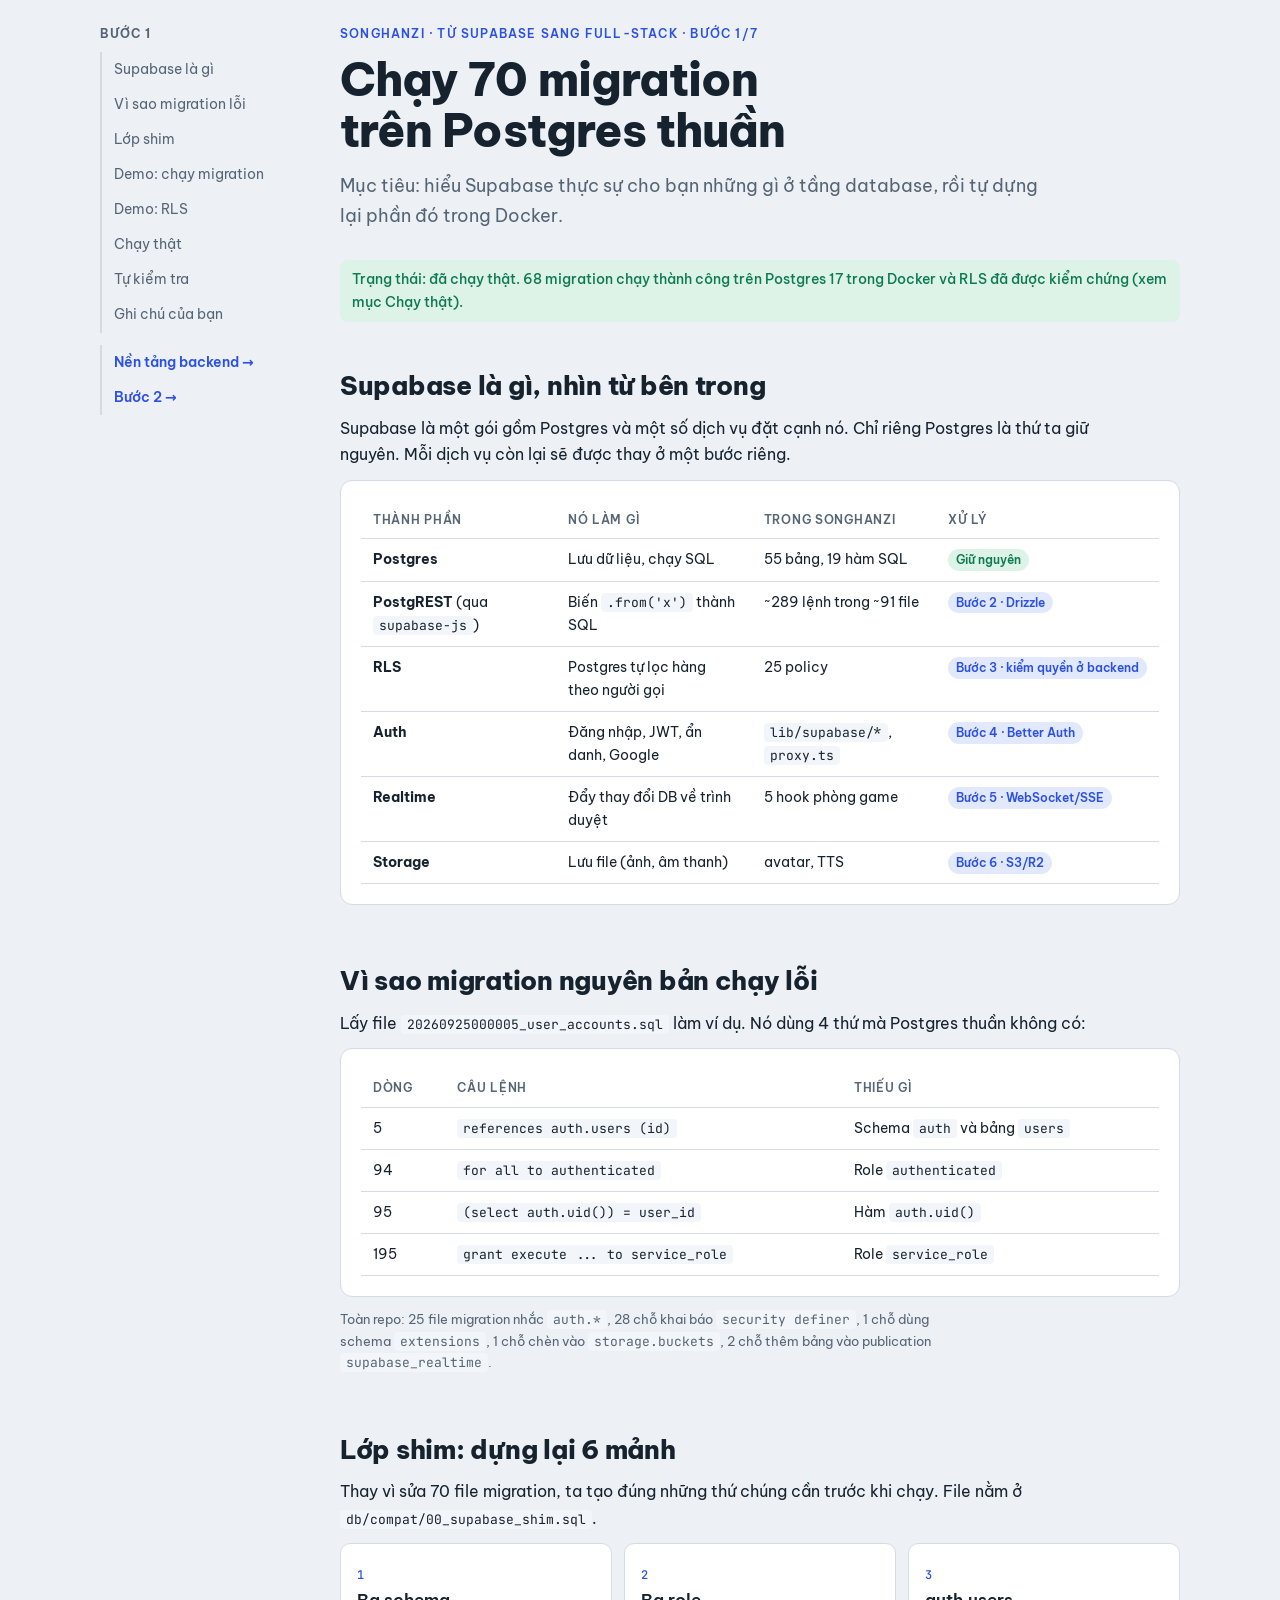
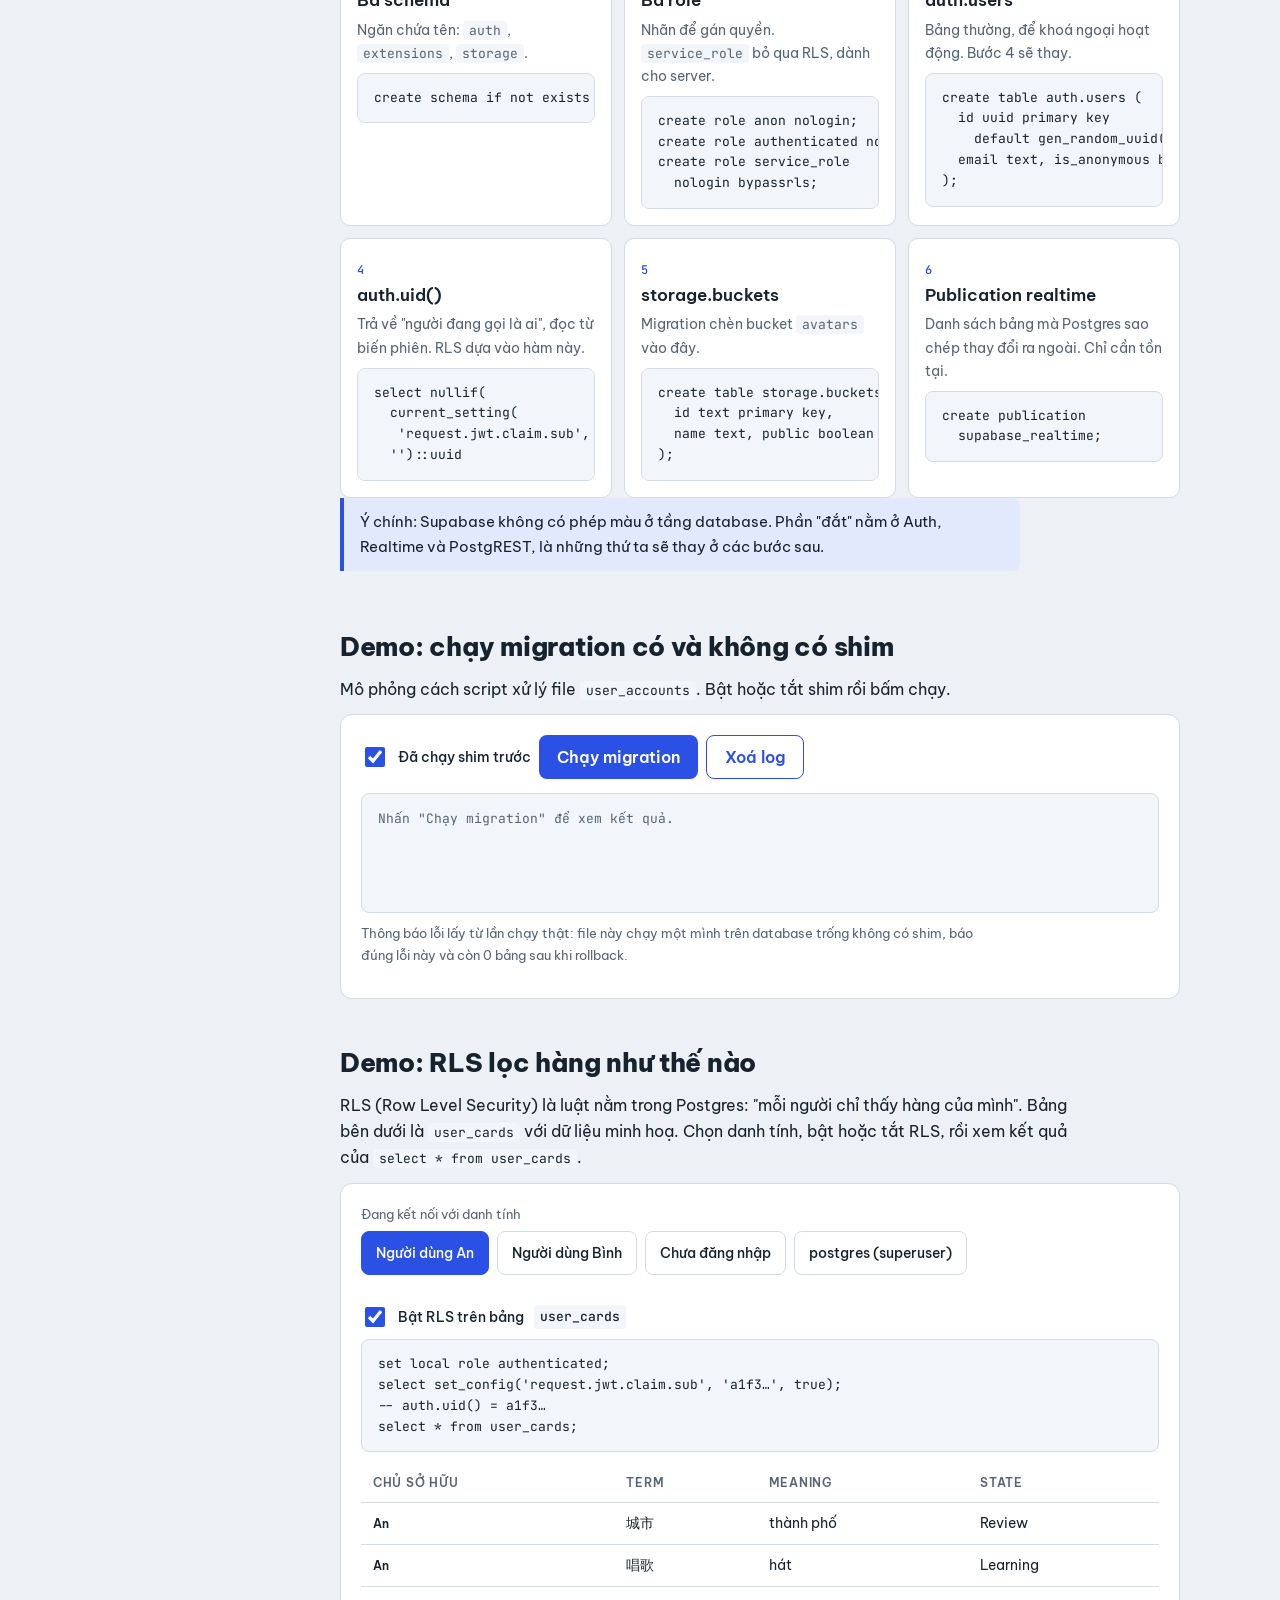
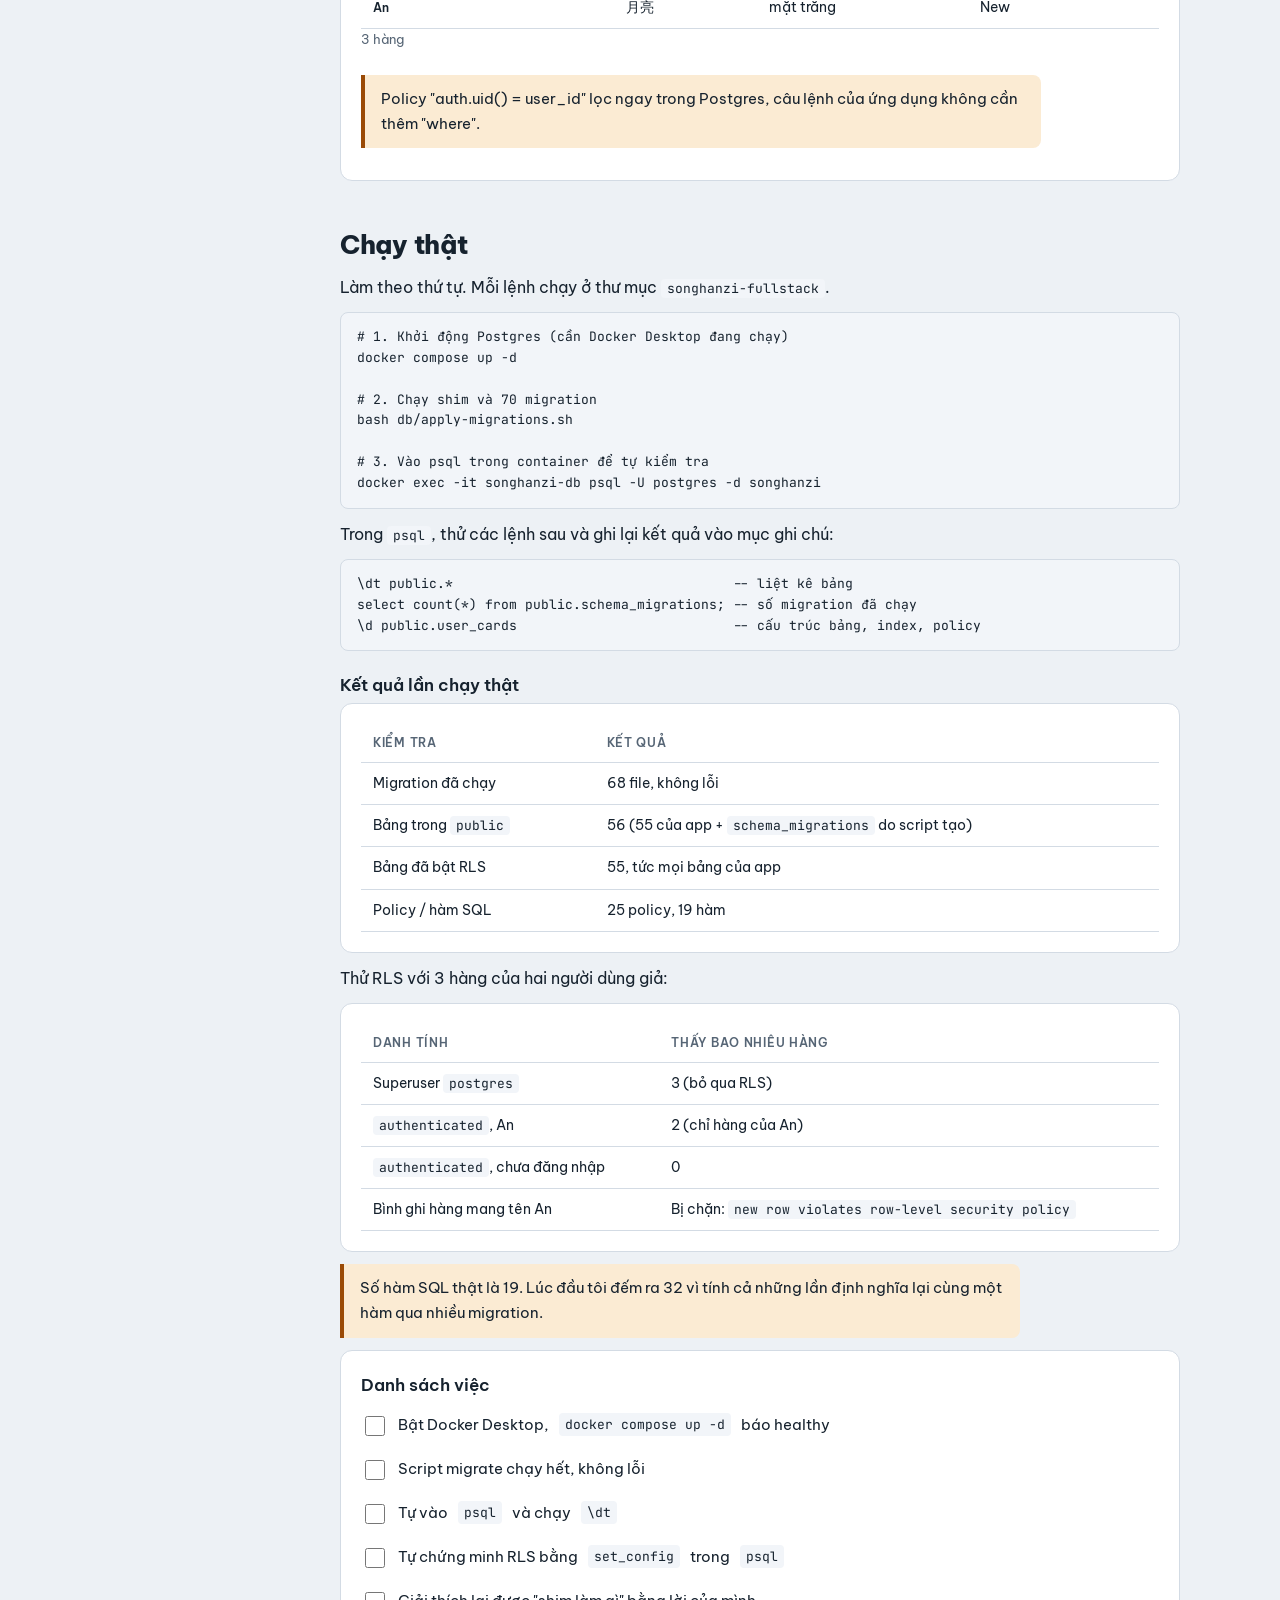
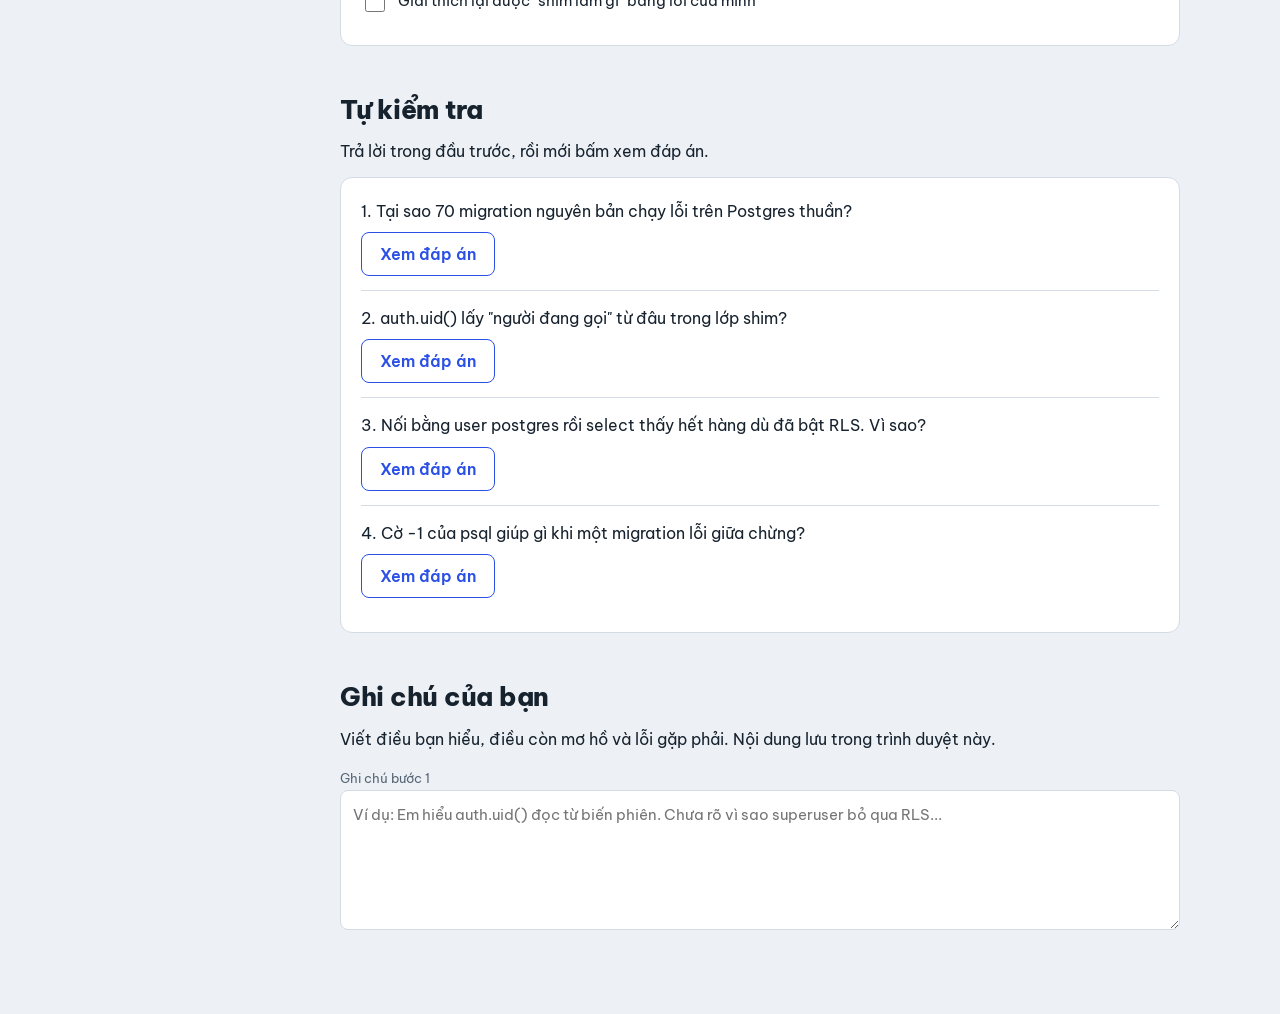
<file: site/index.html>
<!doctype html>
<html lang="vi">
<head>
<meta charset="utf-8">
<meta name="viewport" content="width=device-width, initial-scale=1, viewport-fit=cover">
<title>Sổ tay SongHanzi</title>
<link rel="stylesheet" href="https://fonts.googleapis.com/css2?family=Be+Vietnam+Pro:wght@400;500;600;800&family=JetBrains+Mono:wght@400;500&display=swap">
<link rel="stylesheet" href="style.css">

<div class="wrap">
  <nav class="toc" aria-label="Mục lục">
    <b>Bước 1</b>
    <a href="#tong-quan">Supabase là gì</a>
    <a href="#van-de">Vì sao migration lỗi</a>
    <a href="#shim">Lớp shim</a>
    <a href="#demo-migrate">Demo: chạy migration</a>
    <a href="#demo-rls">Demo: RLS</a>
    <a href="#chay-that">Chạy thật</a>
    <a href="#tu-kiem-tra">Tự kiểm tra</a>
    <a href="#ghi-chu">Ghi chú của bạn</a>
    <a href="backend.html" style="margin-top:12px;color:var(--accent);font-weight:600">Nền tảng backend →</a>
    <a href="buoc-2.html" style="color:var(--accent);font-weight:600">Bước 2 →</a>
  </nav>

  <main>
    <header>
      <div class="eyebrow">SongHanzi · Từ Supabase sang full-stack · Bước 1/7</div>
      <h1>Chạy 70 migration trên Postgres thuần</h1>
      <p class="lead">Mục tiêu: hiểu Supabase thực sự cho bạn những gì ở tầng database, rồi tự dựng lại phần đó trong Docker.</p>
      <div class="status" role="status" style="background:var(--ok-soft);color:var(--ok)">Trạng thái: đã chạy thật. 68 migration chạy thành công trên Postgres 17 trong Docker và RLS đã được kiểm chứng (xem mục Chạy thật).</div>
    </header>

    <section id="tong-quan">
      <h2>Supabase là gì, nhìn từ bên trong</h2>
      <p>Supabase là một gói gồm Postgres và một số dịch vụ đặt cạnh nó. Chỉ riêng Postgres là thứ ta giữ nguyên. Mỗi dịch vụ còn lại sẽ được thay ở một bước riêng.</p>
      <div class="panel tablewrap">
        <table>
          <thead><tr><th>Thành phần</th><th>Nó làm gì</th><th>Trong SongHanzi</th><th>Xử lý</th></tr></thead>
          <tbody>
            <tr><td><b>Postgres</b></td><td>Lưu dữ liệu, chạy SQL</td><td>55 bảng, 19 hàm SQL</td><td><span class="tag keep">Giữ nguyên</span></td></tr>
            <tr><td><b>PostgREST</b> (qua <code>supabase-js</code>)</td><td>Biến <code>.from('x')</code> thành SQL</td><td>~289 lệnh trong ~91 file</td><td><span class="tag swap">Bước 2 · Drizzle</span></td></tr>
            <tr><td><b>RLS</b></td><td>Postgres tự lọc hàng theo người gọi</td><td>25 policy</td><td><span class="tag swap">Bước 3 · kiểm quyền ở backend</span></td></tr>
            <tr><td><b>Auth</b></td><td>Đăng nhập, JWT, ẩn danh, Google</td><td><code>lib/supabase/*</code>, <code>proxy.ts</code></td><td><span class="tag swap">Bước 4 · Better Auth</span></td></tr>
            <tr><td><b>Realtime</b></td><td>Đẩy thay đổi DB về trình duyệt</td><td>5 hook phòng game</td><td><span class="tag swap">Bước 5 · WebSocket/SSE</span></td></tr>
            <tr><td><b>Storage</b></td><td>Lưu file (ảnh, âm thanh)</td><td>avatar, TTS</td><td><span class="tag swap">Bước 6 · S3/R2</span></td></tr>
          </tbody>
        </table>
      </div>
    </section>

    <section id="van-de">
      <h2>Vì sao migration nguyên bản chạy lỗi</h2>
      <p>Lấy file <code>20260925000005_user_accounts.sql</code> làm ví dụ. Nó dùng 4 thứ mà Postgres thuần không có:</p>
      <div class="panel tablewrap">
        <table>
          <thead><tr><th>Dòng</th><th>Câu lệnh</th><th>Thiếu gì</th></tr></thead>
          <tbody>
            <tr><td>5</td><td><code>references auth.users (id)</code></td><td>Schema <code>auth</code> và bảng <code>users</code></td></tr>
            <tr><td>94</td><td><code>for all to authenticated</code></td><td>Role <code>authenticated</code></td></tr>
            <tr><td>95</td><td><code>(select auth.uid()) = user_id</code></td><td>Hàm <code>auth.uid()</code></td></tr>
            <tr><td>195</td><td><code>grant execute ... to service_role</code></td><td>Role <code>service_role</code></td></tr>
          </tbody>
        </table>
      </div>
      <p class="small">Toàn repo: 25 file migration nhắc <code>auth.*</code>, 28 chỗ khai báo <code>security definer</code>, 1 chỗ dùng schema <code>extensions</code>, 1 chỗ chèn vào <code>storage.buckets</code>, 2 chỗ thêm bảng vào publication <code>supabase_realtime</code>.</p>
    </section>

    <section id="shim">
      <h2>Lớp shim: dựng lại 6 mảnh</h2>
      <p>Thay vì sửa 70 file migration, ta tạo đúng những thứ chúng cần trước khi chạy. File nằm ở <code>db/compat/00_supabase_shim.sql</code>.</p>
      <div class="grid2">
        <div class="piece"><span class="num">1</span><h3>Ba schema</h3><p>Ngăn chứa tên: <code>auth</code>, <code>extensions</code>, <code>storage</code>.</p><pre><code>create schema if not exists auth;</code></pre></div>
        <div class="piece"><span class="num">2</span><h3>Ba role</h3><p>Nhãn để gán quyền. <code>service_role</code> bỏ qua RLS, dành cho server.</p><pre><code>create role anon nologin;
create role authenticated nologin;
create role service_role
  nologin bypassrls;</code></pre></div>
        <div class="piece"><span class="num">3</span><h3>auth.users</h3><p>Bảng thường, để khoá ngoại hoạt động. Bước 4 sẽ thay.</p><pre><code>create table auth.users (
  id uuid primary key
    default gen_random_uuid(),
  email text, is_anonymous boolean
);</code></pre></div>
        <div class="piece"><span class="num">4</span><h3>auth.uid()</h3><p>Trả về "người đang gọi là ai", đọc từ biến phiên. RLS dựa vào hàm này.</p><pre><code>select nullif(
  current_setting(
   'request.jwt.claim.sub', true),
  '')::uuid</code></pre></div>
        <div class="piece"><span class="num">5</span><h3>storage.buckets</h3><p>Migration chèn bucket <code>avatars</code> vào đây.</p><pre><code>create table storage.buckets (
  id text primary key,
  name text, public boolean
);</code></pre></div>
        <div class="piece"><span class="num">6</span><h3>Publication realtime</h3><p>Danh sách bảng mà Postgres sao chép thay đổi ra ngoài. Chỉ cần tồn tại.</p><pre><code>create publication
  supabase_realtime;</code></pre></div>
      </div>
      <div class="callout">Ý chính: Supabase không có phép màu ở tầng database. Phần "đắt" nằm ở Auth, Realtime và PostgREST, là những thứ ta sẽ thay ở các bước sau.</div>
    </section>

    <section id="demo-migrate">
      <h2>Demo: chạy migration có và không có shim</h2>
      <p>Mô phỏng cách script xử lý file <code>user_accounts</code>. Bật hoặc tắt shim rồi bấm chạy.</p>
      <div class="panel">
        <div class="controls">
          <label class="switch"><input type="checkbox" id="shimToggle" checked> Đã chạy shim trước</label>
          <button class="btn" id="runMig" type="button">Chạy migration</button>
          <button class="btn ghost" id="resetMig" type="button">Xoá log</button>
        </div>
        <div class="log" id="migLog" aria-live="polite"><span class="dim">Nhấn "Chạy migration" để xem kết quả.</span></div>
        <p class="small" style="margin-top:10px">Thông báo lỗi lấy từ lần chạy thật: file này chạy một mình trên database trống không có shim, báo đúng lỗi này và còn 0 bảng sau khi rollback.</p>
      </div>
    </section>

    <section id="demo-rls">
      <h2>Demo: RLS lọc hàng như thế nào</h2>
      <p>RLS (Row Level Security) là luật nằm trong Postgres: "mỗi người chỉ thấy hàng của mình". Bảng bên dưới là <code>user_cards</code> với dữ liệu minh hoạ. Chọn danh tính, bật hoặc tắt RLS, rồi xem kết quả của <code>select * from user_cards</code>.</p>
      <div class="panel">
        <fieldset style="border:0;padding:0;margin:0 0 6px">
          <legend class="small" style="padding:0;margin-bottom:6px">Đang kết nối với danh tính</legend>
          <div class="controls" id="idChips">
            <label class="chip"><input type="radio" name="who" value="an" checked><span>Người dùng An</span></label>
            <label class="chip"><input type="radio" name="who" value="binh"><span>Người dùng Bình</span></label>
            <label class="chip"><input type="radio" name="who" value="guest"><span>Chưa đăng nhập</span></label>
            <label class="chip"><input type="radio" name="who" value="super"><span>postgres (superuser)</span></label>
          </div>
        </fieldset>
        <label class="switch"><input type="checkbox" id="rlsToggle" checked> Bật RLS trên bảng <code>user_cards</code></label>
        <pre id="rlsSql"></pre>
        <div class="tablewrap" id="rlsResult"></div>
        <div class="callout warn" id="rlsNote"></div>
      </div>
    </section>

    <section id="chay-that">
      <h2>Chạy thật</h2>
      <p>Làm theo thứ tự. Mỗi lệnh chạy ở thư mục <code>songhanzi-fullstack</code>.</p>
      <pre><code># 1. Khởi động Postgres (cần Docker Desktop đang chạy)
docker compose up -d

# 2. Chạy shim và 70 migration
bash db/apply-migrations.sh

# 3. Vào psql trong container để tự kiểm tra
docker exec -it songhanzi-db psql -U postgres -d songhanzi</code></pre>
      <p>Trong <code>psql</code>, thử các lệnh sau và ghi lại kết quả vào mục ghi chú:</p>
      <pre><code>\dt public.*                                   -- liệt kê bảng
select count(*) from public.schema_migrations; -- số migration đã chạy
\d public.user_cards                           -- cấu trúc bảng, index, policy</code></pre>

      <h3 style="margin-top:20px">Kết quả lần chạy thật</h3>
      <div class="panel tablewrap">
        <table>
          <thead><tr><th>Kiểm tra</th><th>Kết quả</th></tr></thead>
          <tbody>
            <tr><td>Migration đã chạy</td><td>68 file, không lỗi</td></tr>
            <tr><td>Bảng trong <code>public</code></td><td>56 (55 của app + <code>schema_migrations</code> do script tạo)</td></tr>
            <tr><td>Bảng đã bật RLS</td><td>55, tức mọi bảng của app</td></tr>
            <tr><td>Policy / hàm SQL</td><td>25 policy, 19 hàm</td></tr>
          </tbody>
        </table>
      </div>
      <p>Thử RLS với 3 hàng của hai người dùng giả:</p>
      <div class="panel tablewrap">
        <table>
          <thead><tr><th>Danh tính</th><th>Thấy bao nhiêu hàng</th></tr></thead>
          <tbody>
            <tr><td>Superuser <code>postgres</code></td><td>3 (bỏ qua RLS)</td></tr>
            <tr><td><code>authenticated</code>, An</td><td>2 (chỉ hàng của An)</td></tr>
            <tr><td><code>authenticated</code>, chưa đăng nhập</td><td>0</td></tr>
            <tr><td>Bình ghi hàng mang tên An</td><td>Bị chặn: <code>new row violates row-level security policy</code></td></tr>
          </tbody>
        </table>
      </div>
      <div class="callout warn">Số hàm SQL thật là 19. Lúc đầu tôi đếm ra 32 vì tính cả những lần định nghĩa lại cùng một hàm qua nhiều migration.</div>
      <div class="panel">
        <h3 style="margin-bottom:6px">Danh sách việc</h3>
        <label class="check"><input type="checkbox" data-k="docker"> Bật Docker Desktop, <code>docker compose up -d</code> báo healthy</label>
        <label class="check"><input type="checkbox" data-k="migrate"> Script migrate chạy hết, không lỗi</label>
        <label class="check"><input type="checkbox" data-k="psql"> Tự vào <code>psql</code> và chạy <code>\dt</code></label>
        <label class="check"><input type="checkbox" data-k="rls"> Tự chứng minh RLS bằng <code>set_config</code> trong <code>psql</code></label>
        <label class="check"><input type="checkbox" data-k="explain"> Giải thích lại được "shim làm gì" bằng lời của mình</label>
      </div>
    </section>

    <section id="tu-kiem-tra">
      <h2>Tự kiểm tra</h2>
      <p>Trả lời trong đầu trước, rồi mới bấm xem đáp án.</p>
      <div class="panel" id="quiz"></div>
    </section>

    <section id="ghi-chu">
      <h2>Ghi chú của bạn</h2>
      <p>Viết điều bạn hiểu, điều còn mơ hồ và lỗi gặp phải. Nội dung lưu trong trình duyệt này.</p>
      <label for="notes" class="small">Ghi chú bước 1</label>
      <textarea id="notes" placeholder="Ví dụ: Em hiểu auth.uid() đọc từ biến phiên. Chưa rõ vì sao superuser bỏ qua RLS..."></textarea>
      <p class="small" id="saved" aria-live="polite"></p>
    </section>
  </main>
</div>

<script>
(function () {
  // ---------- lưu cục bộ, an toàn khi bị chặn ----------
  function get(k) { try { return localStorage.getItem('sh1:' + k); } catch (e) { return null; } }
  function set(k, v) { try { localStorage.setItem('sh1:' + k, v); } catch (e) {} }

  // ---------- demo migrate ----------
  var log = document.getElementById('migLog');
  var shim = document.getElementById('shimToggle');
  function line(cls, text) { var d = document.createElement('div'); d.className = cls; d.textContent = text; log.appendChild(d); }
  document.getElementById('runMig').addEventListener('click', function () {
    log.textContent = '';
    if (shim.checked) {
      line('', '→ 00_supabase_shim.sql');
      line('ok', '  ✓ tạo schema auth, extensions, storage; 3 role; auth.users; auth.uid()');
    } else {
      line('dim', '(bỏ qua shim)');
    }
    line('', '→ 20260925000005_user_accounts.sql   (BEGIN, chạy trong một giao dịch)');
    if (shim.checked) {
      line('ok', '  ✓ create table user_profiles ... references auth.users');
      line('ok', '  ✓ create policy ... to authenticated using (auth.uid() = user_id)');
      line('ok', '  ✓ grant execute ... to service_role');
      line('ok', '  COMMIT, ghi vào schema_migrations');
    } else {
      line('bad', '  ✗ ERROR: schema "auth" does not exist   ');
      line('bad', '  ROLLBACK: cờ -1 hủy cả giao dịch, không còn bảng nửa vời');
      line('dim', '  Script dừng nhờ ON_ERROR_STOP, các file sau không chạy.');
    }
  });
  document.getElementById('resetMig').addEventListener('click', function () {
    log.innerHTML = '<span class="dim">Nhấn "Chạy migration" để xem kết quả.</span>';
  });

  // ---------- demo RLS ----------
  var uuid = { an: 'a1f3…', binh: 'b7c2…' };
  var rows = [
    { owner: 'an', term: '城市', meaning: 'thành phố', state: 'Review' },
    { owner: 'an', term: '唱歌', meaning: 'hát', state: 'Learning' },
    { owner: 'an', term: '月亮', meaning: 'mặt trăng', state: 'New' },
    { owner: 'binh', term: '朋友', meaning: 'bạn bè', state: 'Review' },
    { owner: 'binh', term: '想念', meaning: 'nhớ nhung', state: 'Learning' }
  ];
  var names = { an: 'An', binh: 'Bình' };
  var sqlBox = document.getElementById('rlsSql');
  var result = document.getElementById('rlsResult');
  var note = document.getElementById('rlsNote');
  var rlsToggle = document.getElementById('rlsToggle');

  function esc(s) { var d = document.createElement('div'); d.textContent = s; return d.innerHTML; }
  function renderRls() {
    var who = document.querySelector('input[name="who"]:checked').value;
    var rls = rlsToggle.checked;
    var sql, visible, msg;
    if (who === 'super') {
      sql = '-- nối bằng user postgres (superuser)\nselect * from user_cards;';
      visible = rows;
      msg = rls
        ? 'Superuser và chủ bảng bỏ qua RLS. Vì vậy khi thử trong psql, hãy chạy "set role authenticated;" trước, nếu không bạn sẽ tưởng RLS không hoạt động.'
        : 'RLS đang tắt nên ai cũng thấy mọi hàng.';
    } else {
      var sub = who === 'guest' ? "''" : "'" + uuid[who] + "'";
      sql = 'set local role authenticated;\nselect set_config(\'request.jwt.claim.sub\', ' + sub + ', true);\n-- auth.uid() = ' + (who === 'guest' ? 'NULL' : uuid[who]) + '\nselect * from user_cards;';
      if (!rls) { visible = rows; msg = 'RLS tắt: ' + (who === 'guest' ? 'khách chưa đăng nhập' : names[who]) + ' đọc được dữ liệu của người khác. Đây chính là lỗ hổng nếu quên bật RLS hoặc quên kiểm quyền ở backend.'; }
      else if (who === 'guest') { visible = []; msg = 'auth.uid() trả NULL nên điều kiện "NULL = user_id" không bao giờ đúng, kết quả rỗng.'; }
      else { visible = rows.filter(function (r) { return r.owner === who; }); msg = 'Policy "auth.uid() = user_id" lọc ngay trong Postgres, câu lệnh của ứng dụng không cần thêm "where".'; }
    }
    sqlBox.innerHTML = '<code>' + esc(sql) + '</code>';
    note.textContent = msg;
    if (!visible.length) { result.innerHTML = '<div class="empty">0 hàng</div>'; return; }
    var h = '<table><thead><tr><th>Chủ sở hữu</th><th>term</th><th>meaning</th><th>state</th></tr></thead><tbody>';
    visible.forEach(function (r) {
      h += '<tr><td><span class="row-owner">' + esc(names[r.owner]) + '</span></td><td>' + esc(r.term) + '</td><td>' + esc(r.meaning) + '</td><td>' + esc(r.state) + '</td></tr>';
    });
    result.innerHTML = h + '</tbody></table><p class="small">' + visible.length + ' hàng</p>';
  }
  document.getElementById('idChips').addEventListener('change', renderRls);
  rlsToggle.addEventListener('change', renderRls);
  renderRls();

  // ---------- quiz ----------
  var qs = [
    ['Tại sao 70 migration nguyên bản chạy lỗi trên Postgres thuần?', 'Chúng dùng schema auth, role authenticated/service_role và hàm auth.uid() mà Supabase dựng sẵn. Postgres thuần không có.'],
    ['auth.uid() lấy "người đang gọi" từ đâu trong lớp shim?', 'Từ biến phiên request.jwt.claim.sub, đặt bằng set_config. Ở Supabase thật, giá trị này lấy từ JWT của người dùng.'],
    ['Nối bằng user postgres rồi select thấy hết hàng dù đã bật RLS. Vì sao?', 'Superuser và chủ bảng bỏ qua RLS. Phải "set role authenticated" (hoặc nối bằng role không phải chủ bảng) mới thấy RLS có tác dụng.'],
    ['Cờ -1 của psql giúp gì khi một migration lỗi giữa chừng?', 'Bọc cả file trong một giao dịch. Lỗi thì rollback toàn bộ, không để lại bảng tạo dở.']
  ];
  var quiz = document.getElementById('quiz');
  qs.forEach(function (q, i) {
    var d = document.createElement('div'); d.className = 'q';
    var p = document.createElement('p'); p.style.marginBottom = '8px'; p.textContent = (i + 1) + '. ' + q[0];
    var b = document.createElement('button'); b.type = 'button'; b.className = 'btn ghost'; b.textContent = 'Xem đáp án';
    var a = document.createElement('div'); a.className = 'ans'; a.hidden = true; a.textContent = q[1];
    b.addEventListener('click', function () { a.hidden = !a.hidden; b.textContent = a.hidden ? 'Xem đáp án' : 'Ẩn đáp án'; });
    d.appendChild(p); d.appendChild(b); d.appendChild(a); quiz.appendChild(d);
  });

  // ---------- checklist + ghi chú ----------
  document.querySelectorAll('input[data-k]').forEach(function (c) {
    c.checked = get('chk-' + c.dataset.k) === '1';
    c.addEventListener('change', function () { set('chk-' + c.dataset.k, c.checked ? '1' : '0'); });
  });
  var notes = document.getElementById('notes'), saved = document.getElementById('saved'), t;
  var old = get('notes'); if (old) notes.value = old;
  notes.addEventListener('input', function () {
    clearTimeout(t);
    t = setTimeout(function () { set('notes', notes.value); saved.textContent = 'Đã lưu trong trình duyệt này.'; }, 400);
  });
})();
</script>
</body>
</html>
</file>
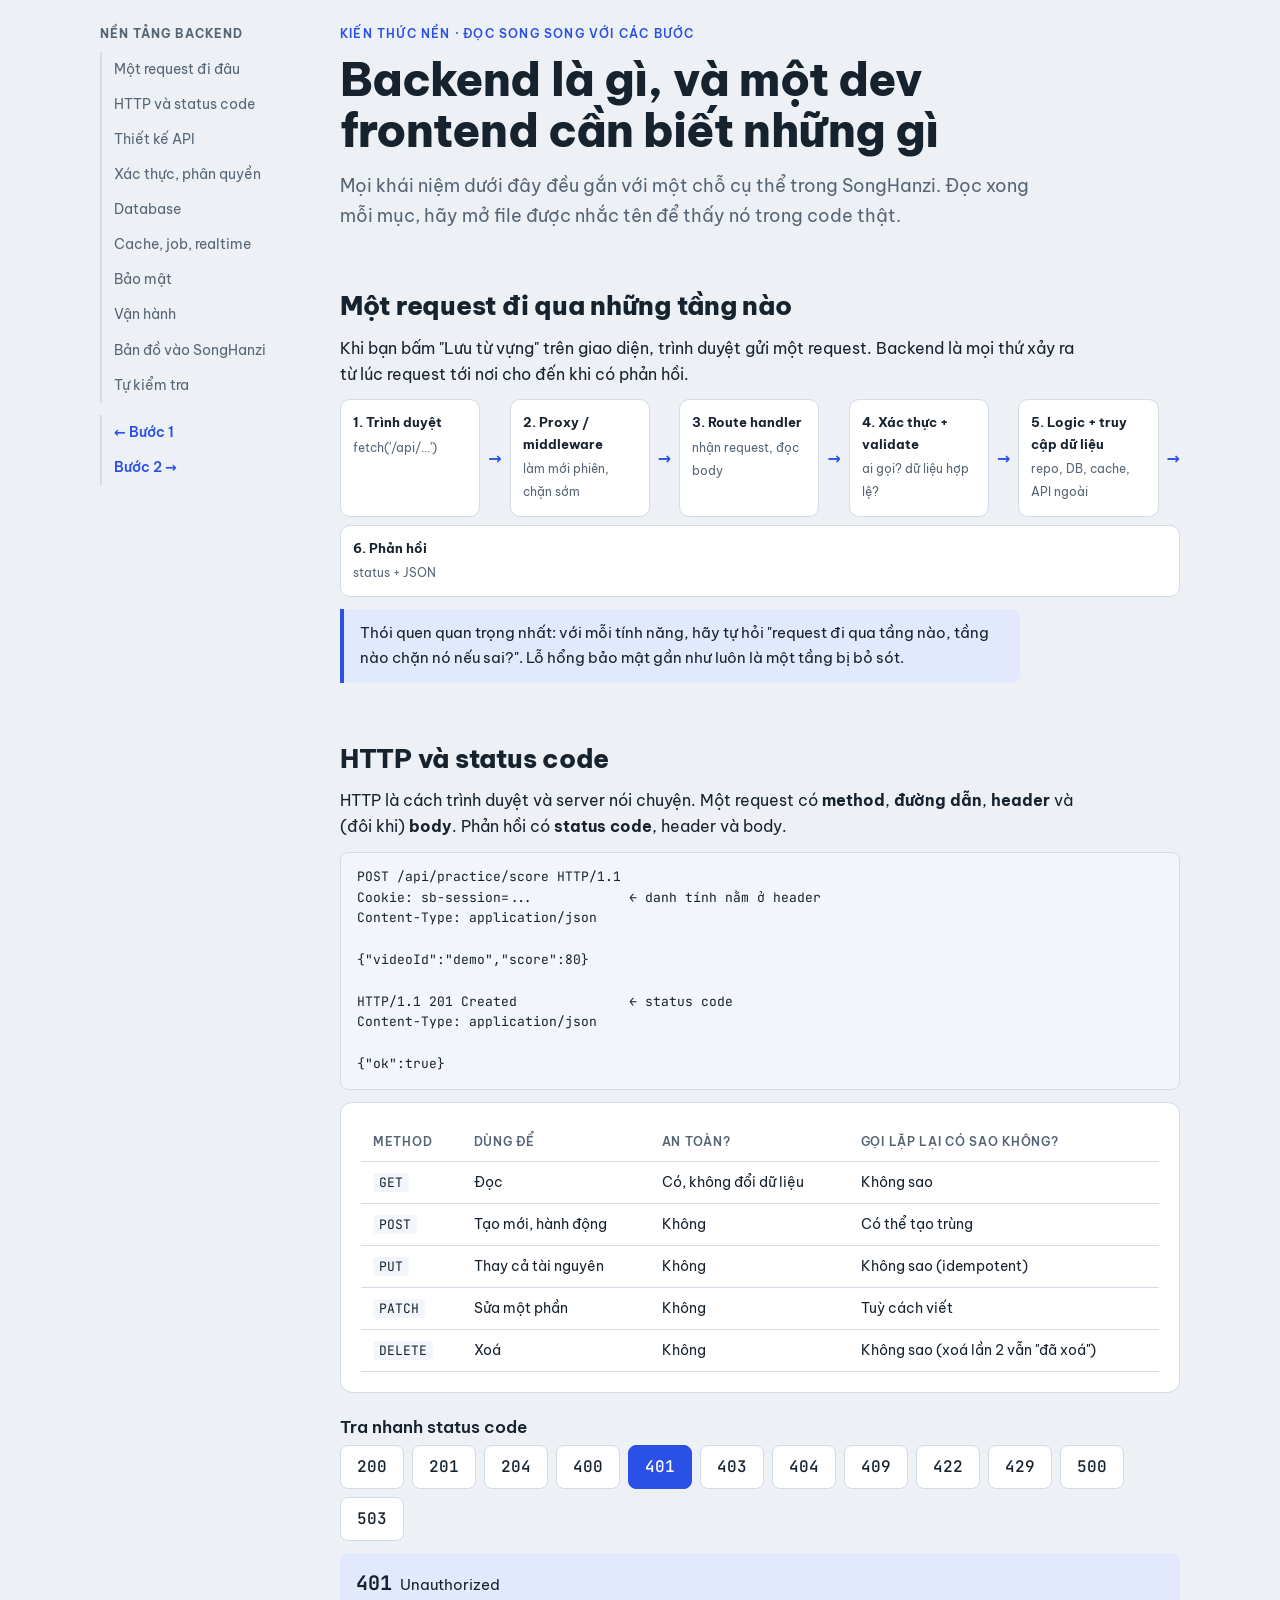
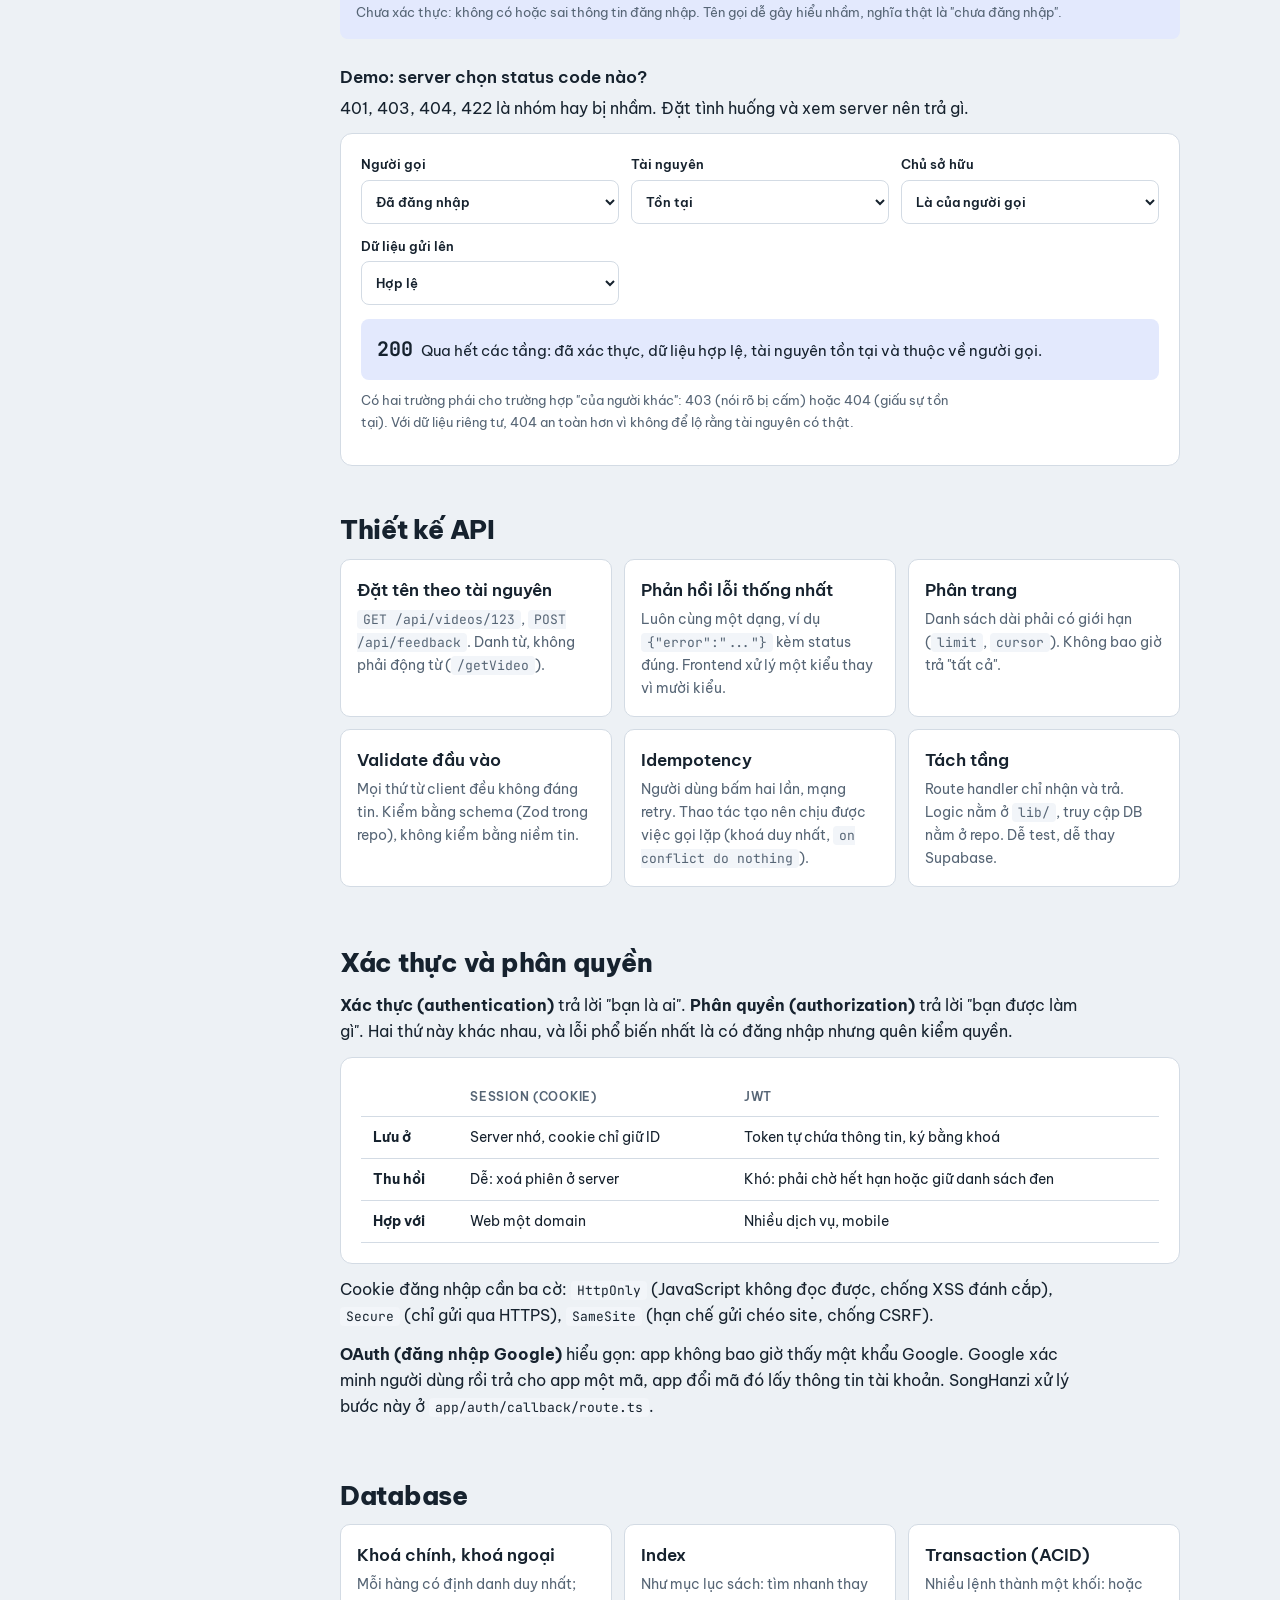
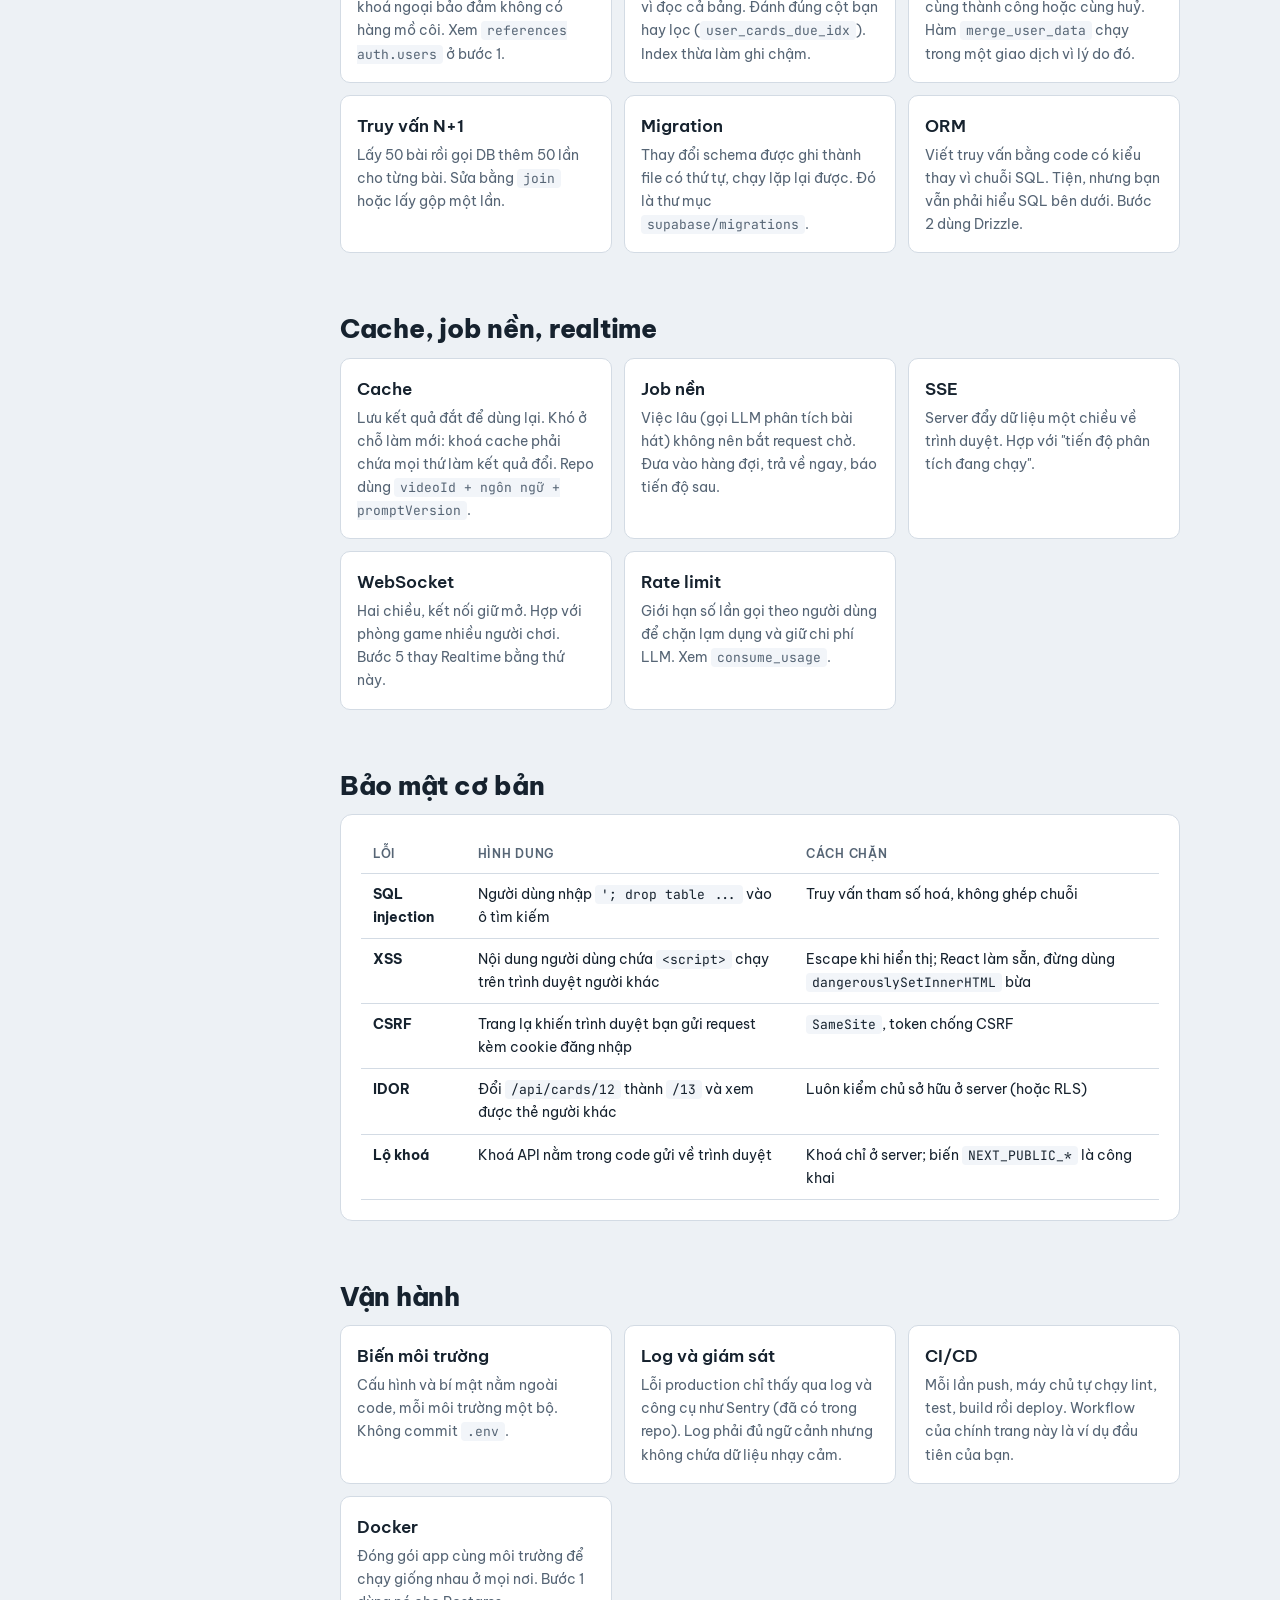
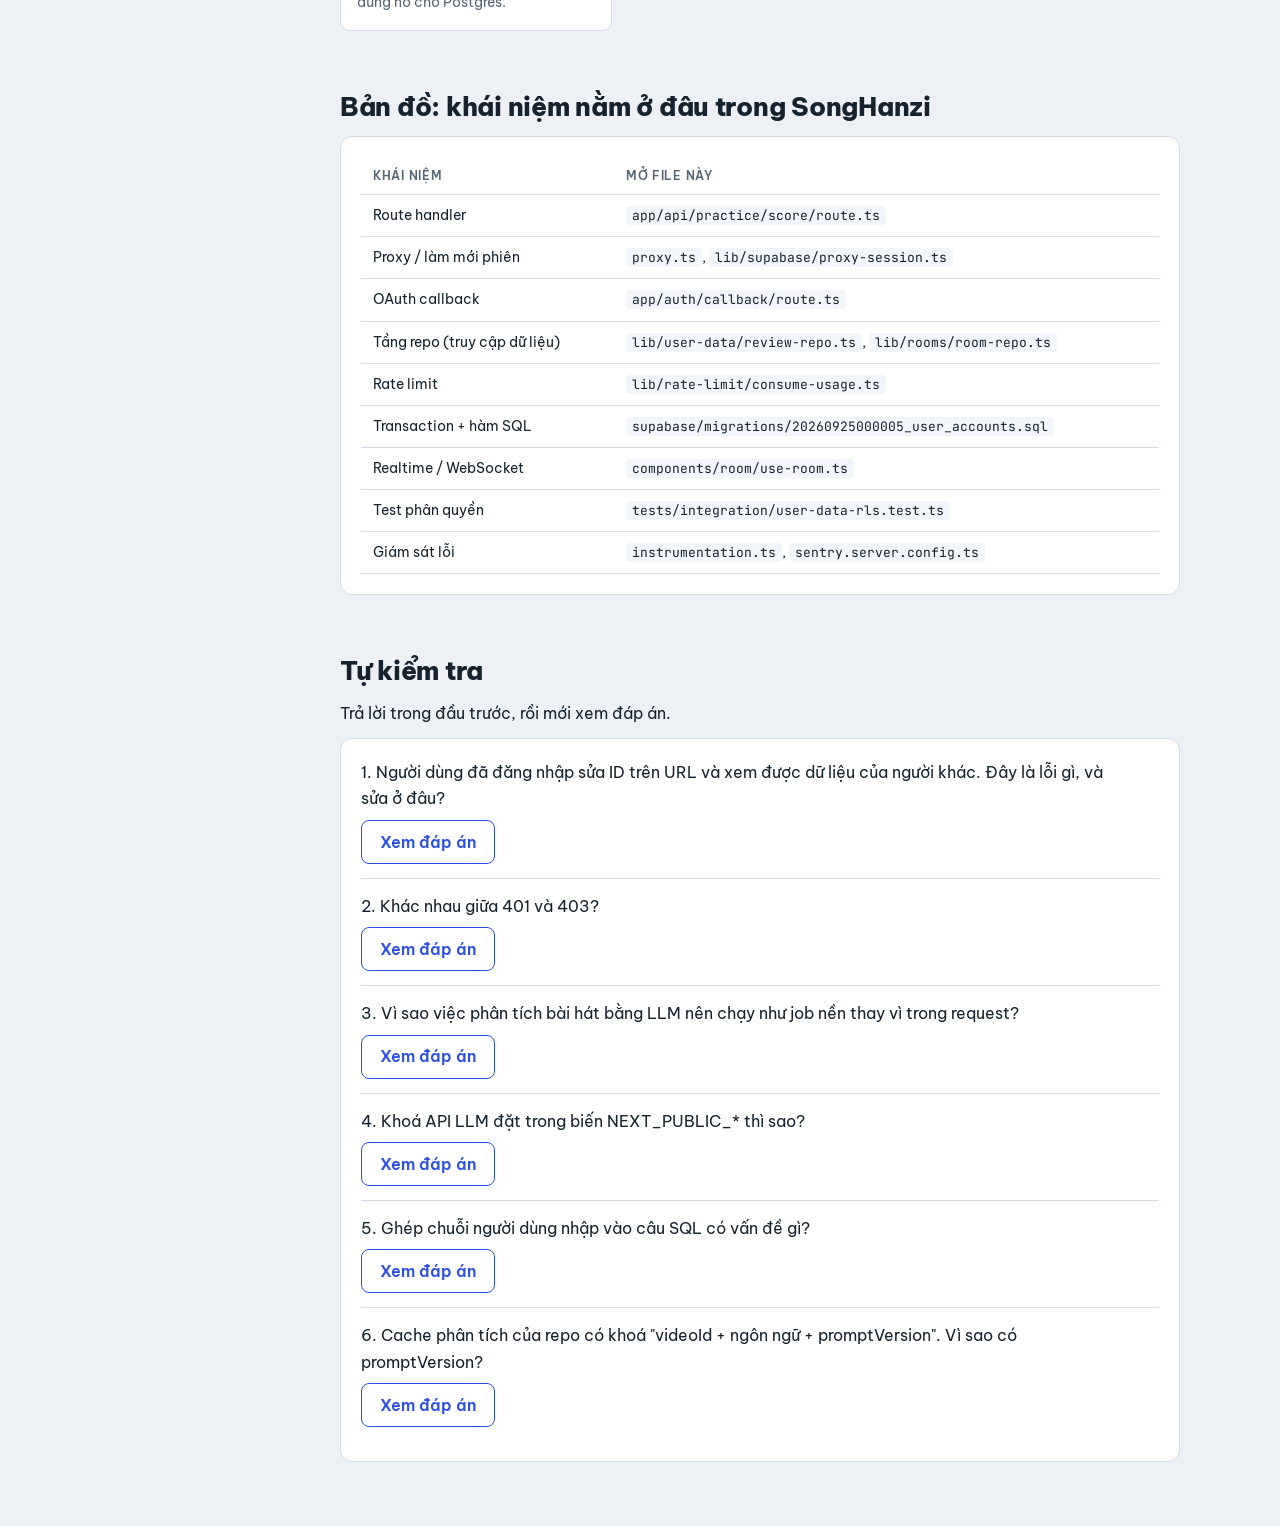
<file: site/backend.html>
<!doctype html>
<html lang="vi">
<head>
<meta charset="utf-8">
<meta name="viewport" content="width=device-width, initial-scale=1, viewport-fit=cover">
<title>Nền tảng backend · Sổ tay SongHanzi</title>
<link rel="stylesheet" href="https://fonts.googleapis.com/css2?family=Be+Vietnam+Pro:wght@400;500;600;800&family=JetBrains+Mono:wght@400;500&display=swap">
<link rel="stylesheet" href="style.css">
<style>
.flow { display: flex; flex-wrap: wrap; gap: 8px; align-items: stretch; margin-bottom: 12px; }
.flow .node { flex: 1 1 130px; background: var(--surface); border: 1px solid var(--line); border-radius: 10px; padding: 12px; font-size: 14px; min-width: 0; }
.flow .node b { display: block; font-size: 13px; margin-bottom: 2px; }
.flow .node span { color: var(--muted); font-size: 12px; }
.flow .arrow { align-self: center; color: var(--accent); font-weight: 800; }
.cards { display: grid; grid-template-columns: repeat(auto-fit, minmax(240px, 1fr)); gap: 12px; margin-bottom: 12px; }
.card { background: var(--surface); border: 1px solid var(--line); border-radius: 10px; padding: 16px; min-width: 0; }
.card p { font-size: 14px; color: var(--muted); margin: 4px 0 0; }
.sel { width: 100%; min-height: 44px; font: inherit; color: var(--ink); background: var(--surface); border: 1px solid var(--line); border-radius: 8px; padding: 0 10px; }
.field { display: flex; flex-direction: column; gap: 4px; font-size: 13px; font-weight: 600; min-width: 0; }
.form4 { display: grid; grid-template-columns: repeat(auto-fit, minmax(200px, 1fr)); gap: 12px; margin-bottom: 14px; }
.verdict { padding: 14px 16px; border-radius: 8px; font-size: 15px; background: var(--accent-soft); }
.verdict b { font-family: var(--font-mono); font-size: 20px; margin-right: 8px; }
.codes { display: flex; flex-wrap: wrap; gap: 8px; margin-bottom: 12px; }
.codebtn { min-height: 44px; min-width: 64px; padding: 0 12px; border: 1px solid var(--line); border-radius: 8px; background: var(--surface); color: var(--ink); font-family: var(--font-mono); font-weight: 500; cursor: pointer; }
.codebtn[aria-pressed="true"] { background: var(--accent); color: var(--surface); border-color: var(--accent); }
.mono { font-family: var(--font-mono); font-size: 13px; }
</style>
</head>
<body>
<div class="wrap">
  <nav class="toc" aria-label="Mục lục">
    <b>Nền tảng backend</b>
    <a href="#request">Một request đi đâu</a>
    <a href="#http">HTTP và status code</a>
    <a href="#api">Thiết kế API</a>
    <a href="#auth">Xác thực, phân quyền</a>
    <a href="#db">Database</a>
    <a href="#nhanh">Cache, job, realtime</a>
    <a href="#bao-mat">Bảo mật</a>
    <a href="#van-hanh">Vận hành</a>
    <a href="#ban-do">Bản đồ vào SongHanzi</a>
    <a href="#tu-kiem-tra">Tự kiểm tra</a>
    <a href="index.html" style="margin-top:12px;color:var(--accent);font-weight:600">← Bước 1</a>
    <a href="buoc-2.html" style="color:var(--accent);font-weight:600">Bước 2 →</a>
  </nav>

  <main>
    <header>
      <div class="eyebrow">Kiến thức nền · đọc song song với các bước</div>
      <h1>Backend là gì, và một dev frontend cần biết những gì</h1>
      <p class="lead">Mọi khái niệm dưới đây đều gắn với một chỗ cụ thể trong SongHanzi. Đọc xong mỗi mục, hãy mở file được nhắc tên để thấy nó trong code thật.</p>
    </header>

    <section id="request">
      <h2>Một request đi qua những tầng nào</h2>
      <p>Khi bạn bấm "Lưu từ vựng" trên giao diện, trình duyệt gửi một request. Backend là mọi thứ xảy ra từ lúc request tới nơi cho đến khi có phản hồi.</p>
      <div class="flow">
        <div class="node"><b>1. Trình duyệt</b><span>fetch('/api/...')</span></div><span class="arrow">→</span>
        <div class="node"><b>2. Proxy / middleware</b><span>làm mới phiên, chặn sớm</span></div><span class="arrow">→</span>
        <div class="node"><b>3. Route handler</b><span>nhận request, đọc body</span></div><span class="arrow">→</span>
        <div class="node"><b>4. Xác thực + validate</b><span>ai gọi? dữ liệu hợp lệ?</span></div><span class="arrow">→</span>
        <div class="node"><b>5. Logic + truy cập dữ liệu</b><span>repo, DB, cache, API ngoài</span></div><span class="arrow">→</span>
        <div class="node"><b>6. Phản hồi</b><span>status + JSON</span></div>
      </div>
      <div class="callout">Thói quen quan trọng nhất: với mỗi tính năng, hãy tự hỏi "request đi qua tầng nào, tầng nào chặn nó nếu sai?". Lỗ hổng bảo mật gần như luôn là một tầng bị bỏ sót.</div>
    </section>

    <section id="http">
      <h2>HTTP và status code</h2>
      <p>HTTP là cách trình duyệt và server nói chuyện. Một request có <b>method</b>, <b>đường dẫn</b>, <b>header</b> và (đôi khi) <b>body</b>. Phản hồi có <b>status code</b>, header và body.</p>
      <pre><code>POST /api/practice/score HTTP/1.1
Cookie: sb-session=...            ← danh tính nằm ở header
Content-Type: application/json

{"videoId":"demo","score":80}

HTTP/1.1 201 Created              ← status code
Content-Type: application/json

{"ok":true}</code></pre>
      <div class="panel tablewrap">
        <table>
          <thead><tr><th>Method</th><th>Dùng để</th><th>An toàn?</th><th>Gọi lặp lại có sao không?</th></tr></thead>
          <tbody>
            <tr><td><code>GET</code></td><td>Đọc</td><td>Có, không đổi dữ liệu</td><td>Không sao</td></tr>
            <tr><td><code>POST</code></td><td>Tạo mới, hành động</td><td>Không</td><td>Có thể tạo trùng</td></tr>
            <tr><td><code>PUT</code></td><td>Thay cả tài nguyên</td><td>Không</td><td>Không sao (idempotent)</td></tr>
            <tr><td><code>PATCH</code></td><td>Sửa một phần</td><td>Không</td><td>Tuỳ cách viết</td></tr>
            <tr><td><code>DELETE</code></td><td>Xoá</td><td>Không</td><td>Không sao (xoá lần 2 vẫn "đã xoá")</td></tr>
          </tbody>
        </table>
      </div>

      <h3 style="margin-top:20px">Tra nhanh status code</h3>
      <div class="codes" id="codes" role="group" aria-label="Chọn status code"></div>
      <div class="verdict" id="codeInfo" aria-live="polite"></div>

      <h3 style="margin-top:24px">Demo: server chọn status code nào?</h3>
      <p>401, 403, 404, 422 là nhóm hay bị nhầm. Đặt tình huống và xem server nên trả gì.</p>
      <div class="panel">
        <div class="form4">
          <label class="field">Người gọi
            <select class="sel" id="fAuth"><option value="yes">Đã đăng nhập</option><option value="no">Chưa đăng nhập</option></select></label>
          <label class="field">Tài nguyên
            <select class="sel" id="fExists"><option value="yes">Tồn tại</option><option value="no">Không tồn tại</option></select></label>
          <label class="field">Chủ sở hữu
            <select class="sel" id="fOwn"><option value="yes">Là của người gọi</option><option value="no">Của người khác</option></select></label>
          <label class="field">Dữ liệu gửi lên
            <select class="sel" id="fBody"><option value="yes">Hợp lệ</option><option value="no">Sai định dạng</option></select></label>
        </div>
        <div class="verdict" id="decision" aria-live="polite"></div>
        <p class="small" style="margin-top:10px">Có hai trường phái cho trường hợp "của người khác": 403 (nói rõ bị cấm) hoặc 404 (giấu sự tồn tại). Với dữ liệu riêng tư, 404 an toàn hơn vì không để lộ rằng tài nguyên có thật.</p>
      </div>
    </section>

    <section id="api">
      <h2>Thiết kế API</h2>
      <div class="cards">
        <div class="card"><h3>Đặt tên theo tài nguyên</h3><p><code>GET /api/videos/123</code>, <code>POST /api/feedback</code>. Danh từ, không phải động từ (<code>/getVideo</code>).</p></div>
        <div class="card"><h3>Phản hồi lỗi thống nhất</h3><p>Luôn cùng một dạng, ví dụ <code>{"error":"..."}</code> kèm status đúng. Frontend xử lý một kiểu thay vì mười kiểu.</p></div>
        <div class="card"><h3>Phân trang</h3><p>Danh sách dài phải có giới hạn (<code>limit</code>, <code>cursor</code>). Không bao giờ trả "tất cả".</p></div>
        <div class="card"><h3>Validate đầu vào</h3><p>Mọi thứ từ client đều không đáng tin. Kiểm bằng schema (Zod trong repo), không kiểm bằng niềm tin.</p></div>
        <div class="card"><h3>Idempotency</h3><p>Người dùng bấm hai lần, mạng retry. Thao tác tạo nên chịu được việc gọi lặp (khoá duy nhất, <code>on conflict do nothing</code>).</p></div>
        <div class="card"><h3>Tách tầng</h3><p>Route handler chỉ nhận và trả. Logic nằm ở <code>lib/</code>, truy cập DB nằm ở repo. Dễ test, dễ thay Supabase.</p></div>
      </div>
    </section>

    <section id="auth">
      <h2>Xác thực và phân quyền</h2>
      <p><b>Xác thực (authentication)</b> trả lời "bạn là ai". <b>Phân quyền (authorization)</b> trả lời "bạn được làm gì". Hai thứ này khác nhau, và lỗi phổ biến nhất là có đăng nhập nhưng quên kiểm quyền.</p>
      <div class="panel tablewrap">
        <table>
          <thead><tr><th></th><th>Session (cookie)</th><th>JWT</th></tr></thead>
          <tbody>
            <tr><td><b>Lưu ở</b></td><td>Server nhớ, cookie chỉ giữ ID</td><td>Token tự chứa thông tin, ký bằng khoá</td></tr>
            <tr><td><b>Thu hồi</b></td><td>Dễ: xoá phiên ở server</td><td>Khó: phải chờ hết hạn hoặc giữ danh sách đen</td></tr>
            <tr><td><b>Hợp với</b></td><td>Web một domain</td><td>Nhiều dịch vụ, mobile</td></tr>
          </tbody>
        </table>
      </div>
      <p>Cookie đăng nhập cần ba cờ: <code>HttpOnly</code> (JavaScript không đọc được, chống XSS đánh cắp), <code>Secure</code> (chỉ gửi qua HTTPS), <code>SameSite</code> (hạn chế gửi chéo site, chống CSRF).</p>
      <p><b>OAuth (đăng nhập Google)</b> hiểu gọn: app không bao giờ thấy mật khẩu Google. Google xác minh người dùng rồi trả cho app một mã, app đổi mã đó lấy thông tin tài khoản. SongHanzi xử lý bước này ở <code>app/auth/callback/route.ts</code>.</p>
    </section>

    <section id="db">
      <h2>Database</h2>
      <div class="cards">
        <div class="card"><h3>Khoá chính, khoá ngoại</h3><p>Mỗi hàng có định danh duy nhất; khoá ngoại bảo đảm không có hàng mồ côi. Xem <code>references auth.users</code> ở bước 1.</p></div>
        <div class="card"><h3>Index</h3><p>Như mục lục sách: tìm nhanh thay vì đọc cả bảng. Đánh đúng cột bạn hay lọc (<code>user_cards_due_idx</code>). Index thừa làm ghi chậm.</p></div>
        <div class="card"><h3>Transaction (ACID)</h3><p>Nhiều lệnh thành một khối: hoặc cùng thành công hoặc cùng huỷ. Hàm <code>merge_user_data</code> chạy trong một giao dịch vì lý do đó.</p></div>
        <div class="card"><h3>Truy vấn N+1</h3><p>Lấy 50 bài rồi gọi DB thêm 50 lần cho từng bài. Sửa bằng <code>join</code> hoặc lấy gộp một lần.</p></div>
        <div class="card"><h3>Migration</h3><p>Thay đổi schema được ghi thành file có thứ tự, chạy lặp lại được. Đó là thư mục <code>supabase/migrations</code>.</p></div>
        <div class="card"><h3>ORM</h3><p>Viết truy vấn bằng code có kiểu thay vì chuỗi SQL. Tiện, nhưng bạn vẫn phải hiểu SQL bên dưới. Bước 2 dùng Drizzle.</p></div>
      </div>
    </section>

    <section id="nhanh">
      <h2>Cache, job nền, realtime</h2>
      <div class="cards">
        <div class="card"><h3>Cache</h3><p>Lưu kết quả đắt để dùng lại. Khó ở chỗ làm mới: khoá cache phải chứa mọi thứ làm kết quả đổi. Repo dùng <code>videoId + ngôn ngữ + promptVersion</code>.</p></div>
        <div class="card"><h3>Job nền</h3><p>Việc lâu (gọi LLM phân tích bài hát) không nên bắt request chờ. Đưa vào hàng đợi, trả về ngay, báo tiến độ sau.</p></div>
        <div class="card"><h3>SSE</h3><p>Server đẩy dữ liệu một chiều về trình duyệt. Hợp với "tiến độ phân tích đang chạy".</p></div>
        <div class="card"><h3>WebSocket</h3><p>Hai chiều, kết nối giữ mở. Hợp với phòng game nhiều người chơi. Bước 5 thay Realtime bằng thứ này.</p></div>
        <div class="card"><h3>Rate limit</h3><p>Giới hạn số lần gọi theo người dùng để chặn lạm dụng và giữ chi phí LLM. Xem <code>consume_usage</code>.</p></div>
      </div>
    </section>

    <section id="bao-mat">
      <h2>Bảo mật cơ bản</h2>
      <div class="panel tablewrap">
        <table>
          <thead><tr><th>Lỗi</th><th>Hình dung</th><th>Cách chặn</th></tr></thead>
          <tbody>
            <tr><td><b>SQL injection</b></td><td>Người dùng nhập <code>'; drop table ...</code> vào ô tìm kiếm</td><td>Truy vấn tham số hoá, không ghép chuỗi</td></tr>
            <tr><td><b>XSS</b></td><td>Nội dung người dùng chứa <code>&lt;script&gt;</code> chạy trên trình duyệt người khác</td><td>Escape khi hiển thị; React làm sẵn, đừng dùng <code>dangerouslySetInnerHTML</code> bừa</td></tr>
            <tr><td><b>CSRF</b></td><td>Trang lạ khiến trình duyệt bạn gửi request kèm cookie đăng nhập</td><td><code>SameSite</code>, token chống CSRF</td></tr>
            <tr><td><b>IDOR</b></td><td>Đổi <code>/api/cards/12</code> thành <code>/13</code> và xem được thẻ người khác</td><td>Luôn kiểm chủ sở hữu ở server (hoặc RLS)</td></tr>
            <tr><td><b>Lộ khoá</b></td><td>Khoá API nằm trong code gửi về trình duyệt</td><td>Khoá chỉ ở server; biến <code>NEXT_PUBLIC_*</code> là công khai</td></tr>
          </tbody>
        </table>
      </div>
    </section>

    <section id="van-hanh">
      <h2>Vận hành</h2>
      <div class="cards">
        <div class="card"><h3>Biến môi trường</h3><p>Cấu hình và bí mật nằm ngoài code, mỗi môi trường một bộ. Không commit <code>.env</code>.</p></div>
        <div class="card"><h3>Log và giám sát</h3><p>Lỗi production chỉ thấy qua log và công cụ như Sentry (đã có trong repo). Log phải đủ ngữ cảnh nhưng không chứa dữ liệu nhạy cảm.</p></div>
        <div class="card"><h3>CI/CD</h3><p>Mỗi lần push, máy chủ tự chạy lint, test, build rồi deploy. Workflow của chính trang này là ví dụ đầu tiên của bạn.</p></div>
        <div class="card"><h3>Docker</h3><p>Đóng gói app cùng môi trường để chạy giống nhau ở mọi nơi. Bước 1 dùng nó cho Postgres.</p></div>
      </div>
    </section>

    <section id="ban-do">
      <h2>Bản đồ: khái niệm nằm ở đâu trong SongHanzi</h2>
      <div class="panel tablewrap">
        <table>
          <thead><tr><th>Khái niệm</th><th>Mở file này</th></tr></thead>
          <tbody>
            <tr><td>Route handler</td><td><code>app/api/practice/score/route.ts</code></td></tr>
            <tr><td>Proxy / làm mới phiên</td><td><code>proxy.ts</code>, <code>lib/supabase/proxy-session.ts</code></td></tr>
            <tr><td>OAuth callback</td><td><code>app/auth/callback/route.ts</code></td></tr>
            <tr><td>Tầng repo (truy cập dữ liệu)</td><td><code>lib/user-data/review-repo.ts</code>, <code>lib/rooms/room-repo.ts</code></td></tr>
            <tr><td>Rate limit</td><td><code>lib/rate-limit/consume-usage.ts</code></td></tr>
            <tr><td>Transaction + hàm SQL</td><td><code>supabase/migrations/20260925000005_user_accounts.sql</code></td></tr>
            <tr><td>Realtime / WebSocket</td><td><code>components/room/use-room.ts</code></td></tr>
            <tr><td>Test phân quyền</td><td><code>tests/integration/user-data-rls.test.ts</code></td></tr>
            <tr><td>Giám sát lỗi</td><td><code>instrumentation.ts</code>, <code>sentry.server.config.ts</code></td></tr>
          </tbody>
        </table>
      </div>
    </section>

    <section id="tu-kiem-tra">
      <h2>Tự kiểm tra</h2>
      <p>Trả lời trong đầu trước, rồi mới xem đáp án.</p>
      <div class="panel" id="quiz"></div>
    </section>
  </main>
</div>

<script>
(function () {
  // ---------- tra status code ----------
  var codes = [
    ['200', 'OK', 'Thành công, có dữ liệu trả về.'],
    ['201', 'Created', 'Đã tạo tài nguyên mới (thường sau POST).'],
    ['204', 'No Content', 'Thành công và không có nội dung trả về (thường sau DELETE).'],
    ['400', 'Bad Request', 'Request sai cú pháp, ví dụ JSON hỏng.'],
    ['401', 'Unauthorized', 'Chưa xác thực: không có hoặc sai thông tin đăng nhập. Tên gọi dễ gây hiểu nhầm, nghĩa thật là "chưa đăng nhập".'],
    ['403', 'Forbidden', 'Đã đăng nhập nhưng không có quyền làm việc này.'],
    ['404', 'Not Found', 'Không có tài nguyên này (hoặc bạn muốn giấu rằng nó tồn tại).'],
    ['409', 'Conflict', 'Xung đột với trạng thái hiện tại, ví dụ tạo bản ghi đã tồn tại.'],
    ['422', 'Unprocessable Content', 'Cú pháp đúng nhưng dữ liệu không hợp lệ về nghĩa (sai schema, thiếu trường).'],
    ['429', 'Too Many Requests', 'Vượt giới hạn tần suất (rate limit).'],
    ['500', 'Internal Server Error', 'Lỗi của server, không phải lỗi của client. Cần xem log.'],
    ['503', 'Service Unavailable', 'Server tạm không phục vụ được (quá tải, đang bảo trì, phụ thuộc bị sập).']
  ];
  var wrap = document.getElementById('codes'), info = document.getElementById('codeInfo');
  function pick(i) {
    Array.prototype.forEach.call(wrap.children, function (b, j) { b.setAttribute('aria-pressed', String(i === j)); });
    info.innerHTML = '<b>' + codes[i][0] + '</b>' + codes[i][1] + '<br><span class="small">' + codes[i][2] + '</span>';
  }
  codes.forEach(function (c, i) {
    var b = document.createElement('button'); b.type = 'button'; b.className = 'codebtn'; b.textContent = c[0];
    b.addEventListener('click', function () { pick(i); }); wrap.appendChild(b);
  });
  pick(4);

  // ---------- demo quyết định status ----------
  var f = { auth: 'fAuth', exists: 'fExists', own: 'fOwn', body: 'fBody' };
  function val(k) { return document.getElementById(f[k]).value === 'yes'; }
  function decide() {
    var r;
    if (!val('auth')) r = ['401', 'Chưa đăng nhập, dừng ngay ở bước xác thực, trước cả khi nhìn tài nguyên.'];
    else if (!val('body')) r = ['422', 'Đã đăng nhập nhưng dữ liệu sai schema. Validate xảy ra trước khi chạm vào database.'];
    else if (!val('exists')) r = ['404', 'Không có tài nguyên với ID này.'];
    else if (!val('own')) r = ['404', 'Tài nguyên có thật nhưng của người khác. Trả 404 để không lộ rằng nó tồn tại (một số API chọn 403).'];
    else r = ['200', 'Qua hết các tầng: đã xác thực, dữ liệu hợp lệ, tài nguyên tồn tại và thuộc về người gọi.'];
    document.getElementById('decision').innerHTML = '<b>' + r[0] + '</b>' + r[1];
  }
  Object.keys(f).forEach(function (k) { document.getElementById(f[k]).addEventListener('change', decide); });
  decide();

  // ---------- quiz ----------
  var qs = [
    ['Người dùng đã đăng nhập sửa ID trên URL và xem được dữ liệu của người khác. Đây là lỗi gì, và sửa ở đâu?', 'IDOR, lỗi phân quyền. Sửa ở server: luôn kiểm chủ sở hữu trước khi trả dữ liệu (hoặc bật RLS).'],
    ['Khác nhau giữa 401 và 403?', '401: chưa xác thực (không biết bạn là ai). 403: biết bạn là ai nhưng bạn không có quyền.'],
    ['Vì sao việc phân tích bài hát bằng LLM nên chạy như job nền thay vì trong request?', 'Mất nhiều giây đến hàng chục giây. Request chờ lâu dễ timeout và giữ tài nguyên server. Job nền trả ngay và báo tiến độ qua SSE.'],
    ['Khoá API LLM đặt trong biến NEXT_PUBLIC_* thì sao?', 'Nó được nhúng vào JavaScript gửi về trình duyệt, ai cũng đọc được. Khoá bí mật chỉ được ở server.'],
    ['Ghép chuỗi người dùng nhập vào câu SQL có vấn đề gì?', 'SQL injection: người dùng chèn lệnh SQL của họ. Dùng truy vấn tham số hoá hoặc ORM.'],
    ['Cache phân tích của repo có khoá "videoId + ngôn ngữ + promptVersion". Vì sao có promptVersion?', 'Đổi prompt thì kết quả đổi. Có promptVersion thì bản cache cũ không bị dùng nhầm cho prompt mới.']
  ];
  var quiz = document.getElementById('quiz');
  qs.forEach(function (q, i) {
    var d = document.createElement('div'); d.className = 'q';
    var p = document.createElement('p'); p.style.marginBottom = '8px'; p.textContent = (i + 1) + '. ' + q[0];
    var b = document.createElement('button'); b.type = 'button'; b.className = 'btn ghost'; b.textContent = 'Xem đáp án';
    var a = document.createElement('div'); a.className = 'ans'; a.hidden = true; a.textContent = q[1];
    b.addEventListener('click', function () { a.hidden = !a.hidden; b.textContent = a.hidden ? 'Xem đáp án' : 'Ẩn đáp án'; });
    d.appendChild(p); d.appendChild(b); d.appendChild(a); quiz.appendChild(d);
  });
})();
</script>
</body>
</html>
</file>
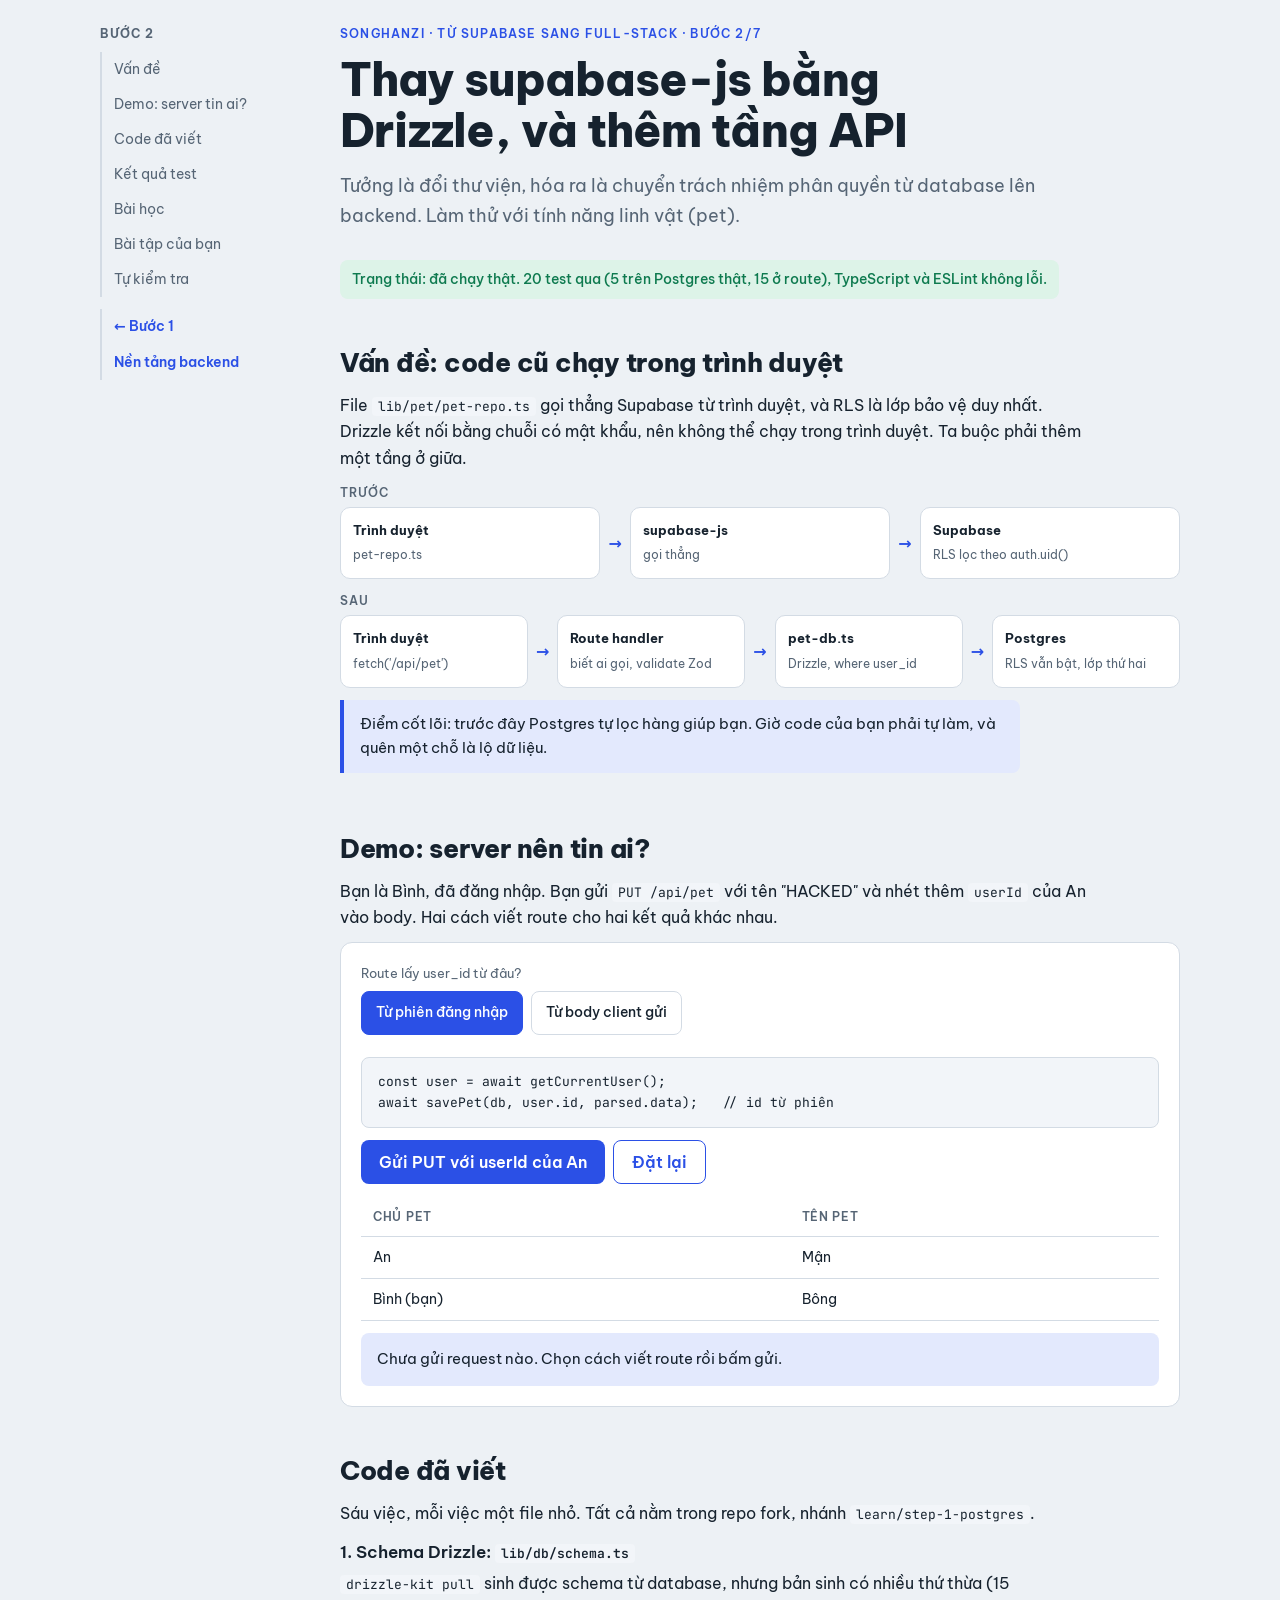
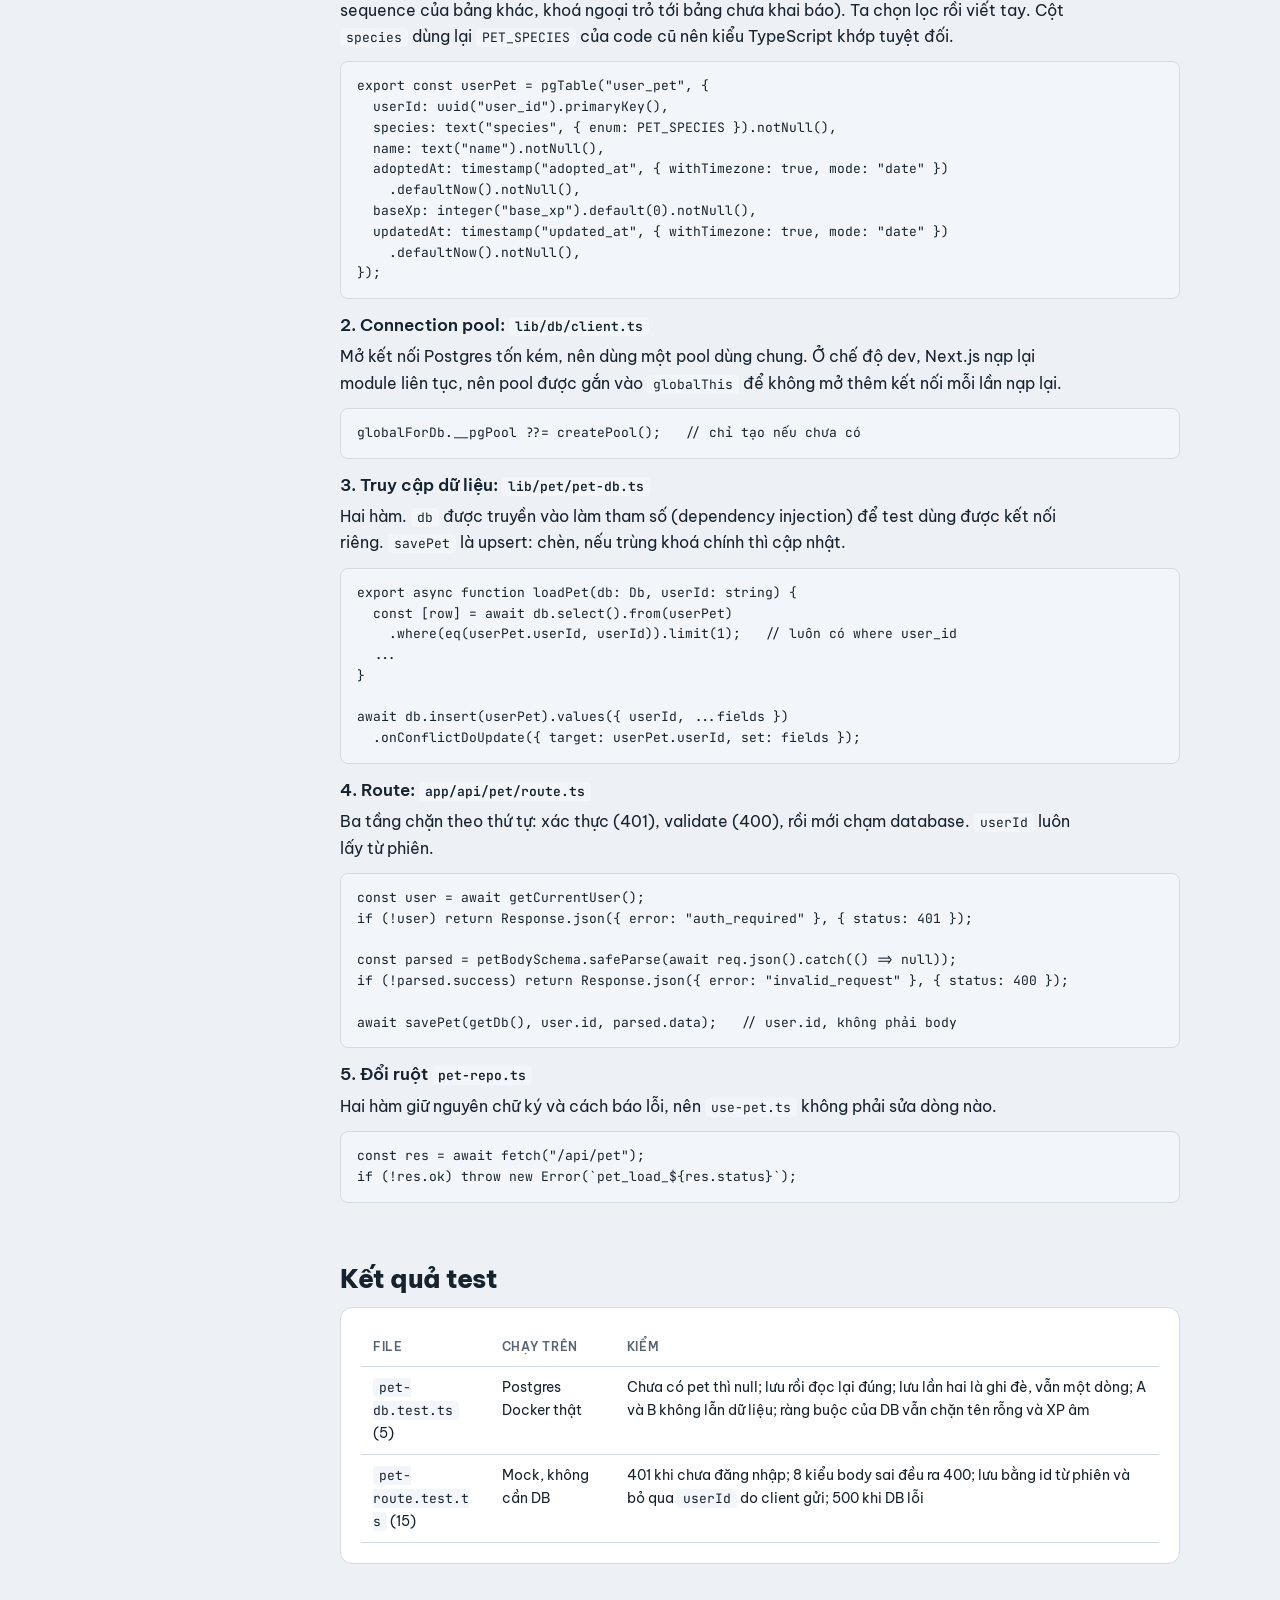
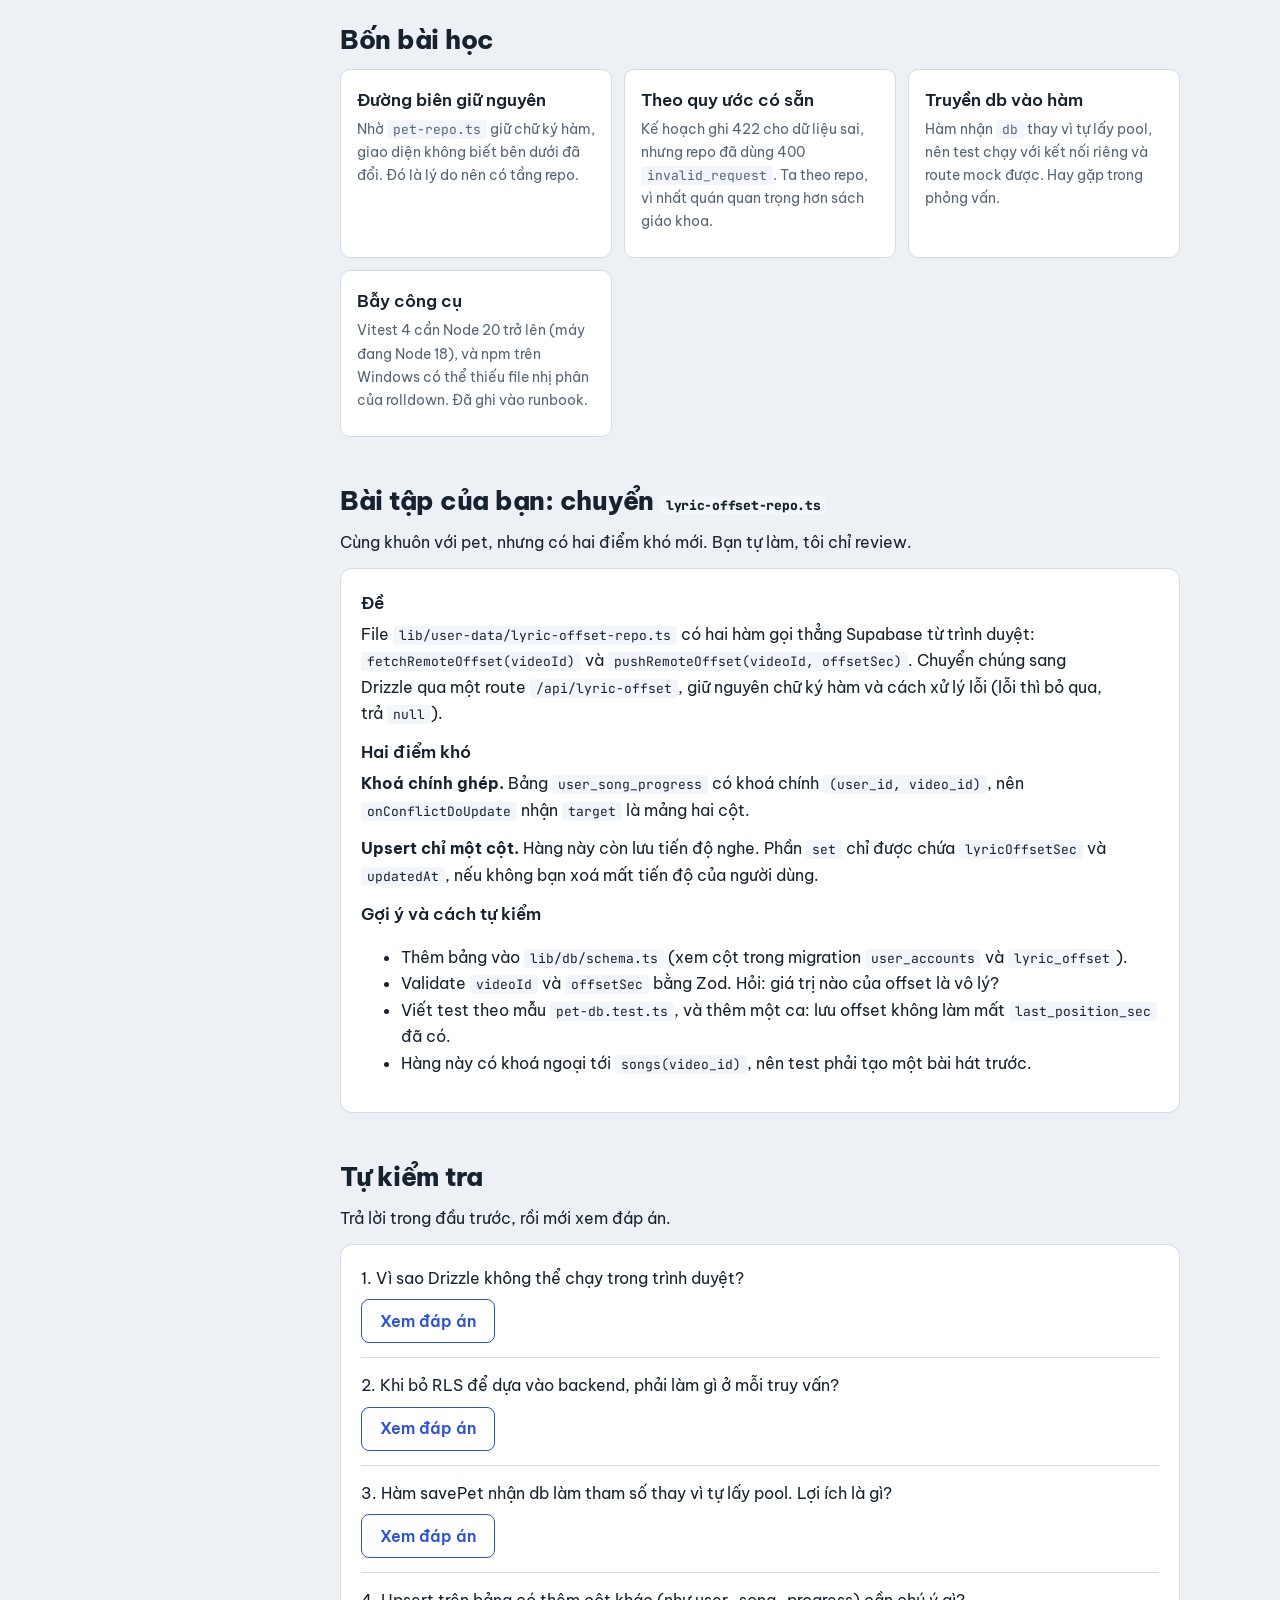
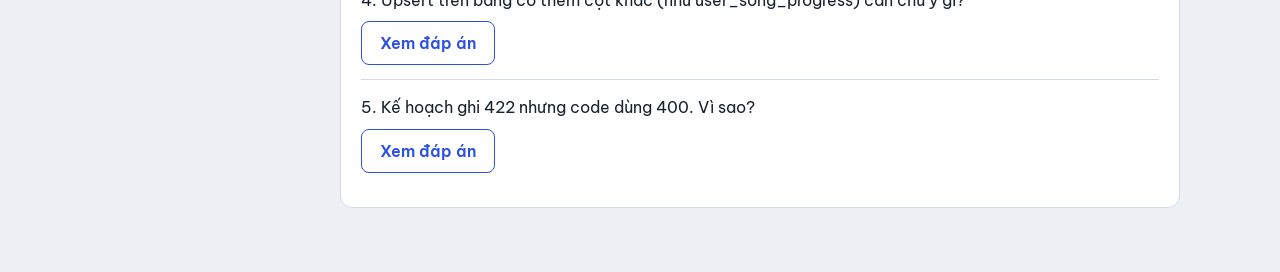
<file: site/buoc-2.html>
<!doctype html>
<html lang="vi">
<head>
<meta charset="utf-8">
<meta name="viewport" content="width=device-width, initial-scale=1, viewport-fit=cover">
<title>Bước 2 · Sổ tay SongHanzi</title>
<link rel="stylesheet" href="https://fonts.googleapis.com/css2?family=Be+Vietnam+Pro:wght@400;500;600;800&family=JetBrains+Mono:wght@400;500&display=swap">
<link rel="stylesheet" href="style.css">
<style>
.flow { display: flex; flex-wrap: wrap; gap: 8px; align-items: stretch; margin-bottom: 12px; }
.flow .node { flex: 1 1 130px; background: var(--surface); border: 1px solid var(--line); border-radius: 10px; padding: 12px; font-size: 14px; min-width: 0; }
.flow .node b { display: block; font-size: 13px; margin-bottom: 2px; }
.flow .node span { color: var(--muted); font-size: 12px; }
.flow .arrow { align-self: center; color: var(--accent); font-weight: 800; }
.lbl { font-size: 12px; letter-spacing: .08em; text-transform: uppercase; color: var(--muted); font-weight: 600; margin: 4px 0; }
.changed td { background: var(--bad-soft); }
.same td { background: transparent; }
.verdict { padding: 14px 16px; border-radius: 8px; font-size: 15px; background: var(--accent-soft); margin-top: 10px; }
.verdict.bad { background: var(--bad-soft); color: var(--bad); }
.verdict.good { background: var(--ok-soft); color: var(--ok); }
</style>
</head>
<body>
<div class="wrap">
  <nav class="toc" aria-label="Mục lục">
    <b>Bước 2</b>
    <a href="#van-de">Vấn đề</a>
    <a href="#demo">Demo: server tin ai?</a>
    <a href="#code">Code đã viết</a>
    <a href="#ket-qua">Kết quả test</a>
    <a href="#bai-hoc">Bài học</a>
    <a href="#bai-tap">Bài tập của bạn</a>
    <a href="#tu-kiem-tra">Tự kiểm tra</a>
    <a href="index.html" style="margin-top:12px;color:var(--accent);font-weight:600">← Bước 1</a>
    <a href="backend.html" style="color:var(--accent);font-weight:600">Nền tảng backend</a>
  </nav>

  <main>
    <header>
      <div class="eyebrow">SongHanzi · Từ Supabase sang full-stack · Bước 2/7</div>
      <h1>Thay supabase-js bằng Drizzle, và thêm tầng API</h1>
      <p class="lead">Tưởng là đổi thư viện, hóa ra là chuyển trách nhiệm phân quyền từ database lên backend. Làm thử với tính năng linh vật (pet).</p>
      <div class="status" role="status" style="background:var(--ok-soft);color:var(--ok)">Trạng thái: đã chạy thật. 20 test qua (5 trên Postgres thật, 15 ở route), TypeScript và ESLint không lỗi.</div>
    </header>

    <section id="van-de">
      <h2>Vấn đề: code cũ chạy trong trình duyệt</h2>
      <p>File <code>lib/pet/pet-repo.ts</code> gọi thẳng Supabase từ trình duyệt, và RLS là lớp bảo vệ duy nhất. Drizzle kết nối bằng chuỗi có mật khẩu, nên không thể chạy trong trình duyệt. Ta buộc phải thêm một tầng ở giữa.</p>
      <div class="lbl">Trước</div>
      <div class="flow">
        <div class="node"><b>Trình duyệt</b><span>pet-repo.ts</span></div><span class="arrow">→</span>
        <div class="node"><b>supabase-js</b><span>gọi thẳng</span></div><span class="arrow">→</span>
        <div class="node"><b>Supabase</b><span>RLS lọc theo auth.uid()</span></div>
      </div>
      <div class="lbl">Sau</div>
      <div class="flow">
        <div class="node"><b>Trình duyệt</b><span>fetch('/api/pet')</span></div><span class="arrow">→</span>
        <div class="node"><b>Route handler</b><span>biết ai gọi, validate Zod</span></div><span class="arrow">→</span>
        <div class="node"><b>pet-db.ts</b><span>Drizzle, where user_id</span></div><span class="arrow">→</span>
        <div class="node"><b>Postgres</b><span>RLS vẫn bật, lớp thứ hai</span></div>
      </div>
      <div class="callout">Điểm cốt lõi: trước đây Postgres tự lọc hàng giúp bạn. Giờ code của bạn phải tự làm, và quên một chỗ là lộ dữ liệu.</div>
    </section>

    <section id="demo">
      <h2>Demo: server nên tin ai?</h2>
      <p>Bạn là Bình, đã đăng nhập. Bạn gửi <code>PUT /api/pet</code> với tên "HACKED" và nhét thêm <code>userId</code> của An vào body. Hai cách viết route cho hai kết quả khác nhau.</p>
      <div class="panel">
        <fieldset style="border:0;padding:0;margin:0 0 8px">
          <legend class="small" style="padding:0;margin-bottom:6px">Route lấy user_id từ đâu?</legend>
          <div class="controls">
            <label class="chip"><input type="radio" name="trust" value="session" checked><span>Từ phiên đăng nhập</span></label>
            <label class="chip"><input type="radio" name="trust" value="body"><span>Từ body client gửi</span></label>
          </div>
        </fieldset>
        <pre id="trustCode"></pre>
        <div class="controls">
          <button class="btn" id="send" type="button">Gửi PUT với userId của An</button>
          <button class="btn ghost" id="reset" type="button">Đặt lại</button>
        </div>
        <div class="tablewrap" id="petTable"></div>
        <div class="verdict" id="petVerdict" aria-live="polite"></div>
      </div>
    </section>

    <section id="code">
      <h2>Code đã viết</h2>
      <p>Sáu việc, mỗi việc một file nhỏ. Tất cả nằm trong repo fork, nhánh <code>learn/step-1-postgres</code>.</p>

      <h3>1. Schema Drizzle: <code>lib/db/schema.ts</code></h3>
      <p><code>drizzle-kit pull</code> sinh được schema từ database, nhưng bản sinh có nhiều thứ thừa (15 sequence của bảng khác, khoá ngoại trỏ tới bảng chưa khai báo). Ta chọn lọc rồi viết tay. Cột <code>species</code> dùng lại <code>PET_SPECIES</code> của code cũ nên kiểu TypeScript khớp tuyệt đối.</p>
<pre><code>export const userPet = pgTable("user_pet", {
  userId: uuid("user_id").primaryKey(),
  species: text("species", { enum: PET_SPECIES }).notNull(),
  name: text("name").notNull(),
  adoptedAt: timestamp("adopted_at", { withTimezone: true, mode: "date" })
    .defaultNow().notNull(),
  baseXp: integer("base_xp").default(0).notNull(),
  updatedAt: timestamp("updated_at", { withTimezone: true, mode: "date" })
    .defaultNow().notNull(),
});</code></pre>

      <h3>2. Connection pool: <code>lib/db/client.ts</code></h3>
      <p>Mở kết nối Postgres tốn kém, nên dùng một pool dùng chung. Ở chế độ dev, Next.js nạp lại module liên tục, nên pool được gắn vào <code>globalThis</code> để không mở thêm kết nối mỗi lần nạp lại.</p>
<pre><code>globalForDb.__pgPool ??= createPool();   // chỉ tạo nếu chưa có</code></pre>

      <h3>3. Truy cập dữ liệu: <code>lib/pet/pet-db.ts</code></h3>
      <p>Hai hàm. <code>db</code> được truyền vào làm tham số (dependency injection) để test dùng được kết nối riêng. <code>savePet</code> là upsert: chèn, nếu trùng khoá chính thì cập nhật.</p>
<pre><code>export async function loadPet(db: Db, userId: string) {
  const [row] = await db.select().from(userPet)
    .where(eq(userPet.userId, userId)).limit(1);   // luôn có where user_id
  ...
}

await db.insert(userPet).values({ userId, ...fields })
  .onConflictDoUpdate({ target: userPet.userId, set: fields });</code></pre>

      <h3>4. Route: <code>app/api/pet/route.ts</code></h3>
      <p>Ba tầng chặn theo thứ tự: xác thực (401), validate (400), rồi mới chạm database. <code>userId</code> luôn lấy từ phiên.</p>
<pre><code>const user = await getCurrentUser();
if (!user) return Response.json({ error: "auth_required" }, { status: 401 });

const parsed = petBodySchema.safeParse(await req.json().catch(() => null));
if (!parsed.success) return Response.json({ error: "invalid_request" }, { status: 400 });

await savePet(getDb(), user.id, parsed.data);   // user.id, không phải body</code></pre>

      <h3>5. Đổi ruột <code>pet-repo.ts</code></h3>
      <p>Hai hàm giữ nguyên chữ ký và cách báo lỗi, nên <code>use-pet.ts</code> không phải sửa dòng nào.</p>
<pre><code>const res = await fetch("/api/pet");
if (!res.ok) throw new Error(`pet_load_${res.status}`);</code></pre>
    </section>

    <section id="ket-qua">
      <h2>Kết quả test</h2>
      <div class="panel tablewrap">
        <table>
          <thead><tr><th>File</th><th>Chạy trên</th><th>Kiểm</th></tr></thead>
          <tbody>
            <tr><td><code>pet-db.test.ts</code> (5)</td><td>Postgres Docker thật</td><td>Chưa có pet thì null; lưu rồi đọc lại đúng; lưu lần hai là ghi đè, vẫn một dòng; A và B không lẫn dữ liệu; ràng buộc của DB vẫn chặn tên rỗng và XP âm</td></tr>
            <tr><td><code>pet-route.test.ts</code> (15)</td><td>Mock, không cần DB</td><td>401 khi chưa đăng nhập; 8 kiểu body sai đều ra 400; lưu bằng id từ phiên và bỏ qua <code>userId</code> do client gửi; 500 khi DB lỗi</td></tr>
          </tbody>
        </table>
      </div>
    </section>

    <section id="bai-hoc">
      <h2>Bốn bài học</h2>
      <div class="cards" style="display:grid;grid-template-columns:repeat(auto-fit,minmax(250px,1fr));gap:12px">
        <div class="piece"><h3>Đường biên giữ nguyên</h3><p>Nhờ <code>pet-repo.ts</code> giữ chữ ký hàm, giao diện không biết bên dưới đã đổi. Đó là lý do nên có tầng repo.</p></div>
        <div class="piece"><h3>Theo quy ước có sẵn</h3><p>Kế hoạch ghi 422 cho dữ liệu sai, nhưng repo đã dùng 400 <code>invalid_request</code>. Ta theo repo, vì nhất quán quan trọng hơn sách giáo khoa.</p></div>
        <div class="piece"><h3>Truyền db vào hàm</h3><p>Hàm nhận <code>db</code> thay vì tự lấy pool, nên test chạy với kết nối riêng và route mock được. Hay gặp trong phỏng vấn.</p></div>
        <div class="piece"><h3>Bẫy công cụ</h3><p>Vitest 4 cần Node 20 trở lên (máy đang Node 18), và npm trên Windows có thể thiếu file nhị phân của rolldown. Đã ghi vào runbook.</p></div>
      </div>
    </section>

    <section id="bai-tap">
      <h2>Bài tập của bạn: chuyển <code>lyric-offset-repo.ts</code></h2>
      <p>Cùng khuôn với pet, nhưng có hai điểm khó mới. Bạn tự làm, tôi chỉ review.</p>
      <div class="panel">
        <h3>Đề</h3>
        <p>File <code>lib/user-data/lyric-offset-repo.ts</code> có hai hàm gọi thẳng Supabase từ trình duyệt: <code>fetchRemoteOffset(videoId)</code> và <code>pushRemoteOffset(videoId, offsetSec)</code>. Chuyển chúng sang Drizzle qua một route <code>/api/lyric-offset</code>, giữ nguyên chữ ký hàm và cách xử lý lỗi (lỗi thì bỏ qua, trả <code>null</code>).</p>
        <h3 style="margin-top:12px">Hai điểm khó</h3>
        <p><b>Khoá chính ghép.</b> Bảng <code>user_song_progress</code> có khoá chính <code>(user_id, video_id)</code>, nên <code>onConflictDoUpdate</code> nhận <code>target</code> là mảng hai cột.</p>
        <p><b>Upsert chỉ một cột.</b> Hàng này còn lưu tiến độ nghe. Phần <code>set</code> chỉ được chứa <code>lyricOffsetSec</code> và <code>updatedAt</code>, nếu không bạn xoá mất tiến độ của người dùng.</p>
        <h3 style="margin-top:12px">Gợi ý và cách tự kiểm</h3>
        <ul>
          <li>Thêm bảng vào <code>lib/db/schema.ts</code> (xem cột trong migration <code>user_accounts</code> và <code>lyric_offset</code>).</li>
          <li>Validate <code>videoId</code> và <code>offsetSec</code> bằng Zod. Hỏi: giá trị nào của offset là vô lý?</li>
          <li>Viết test theo mẫu <code>pet-db.test.ts</code>, và thêm một ca: lưu offset không làm mất <code>last_position_sec</code> đã có.</li>
          <li>Hàng này có khoá ngoại tới <code>songs(video_id)</code>, nên test phải tạo một bài hát trước.</li>
        </ul>
      </div>
    </section>

    <section id="tu-kiem-tra">
      <h2>Tự kiểm tra</h2>
      <p>Trả lời trong đầu trước, rồi mới xem đáp án.</p>
      <div class="panel" id="quiz"></div>
    </section>
  </main>
</div>

<script>
(function () {
  // ---------- demo: server tin ai ----------
  var initial = [{ who: 'An', name: 'Mận' }, { who: 'Bình (bạn)', name: 'Bông' }];
  var state;
  function reset() { state = { rows: initial.map(function (r) { return { who: r.who, name: r.name }; }), sent: false, trust: currentTrust() }; }
  function currentTrust() { return document.querySelector('input[name="trust"]:checked').value; }
  function esc(s) { var d = document.createElement('div'); d.textContent = s; return d.innerHTML; }
  function render() {
    var t = currentTrust();
    document.getElementById('trustCode').innerHTML = '<code>' + (t === 'session'
      ? 'const user = await getCurrentUser();\nawait savePet(db, user.id, parsed.data);   // id từ phiên'
      : 'const body = await req.json();\nawait savePet(db, body.userId, body);       // id từ client: SAI') + '</code>';
    var h = '<table><thead><tr><th>Chủ pet</th><th>Tên pet</th></tr></thead><tbody>';
    state.rows.forEach(function (r, i) {
      var changed = r.name !== initial[i].name;
      h += '<tr class="' + (changed ? 'changed' : 'same') + '"><td>' + esc(r.who) + '</td><td>' + esc(r.name) + (changed ? ' (đã bị đổi)' : '') + '</td></tr>';
    });
    document.getElementById('petTable').innerHTML = h + '</tbody></table>';
    var v = document.getElementById('petVerdict');
    if (!state.sent) { v.className = 'verdict'; v.textContent = 'Chưa gửi request nào. Chọn cách viết route rồi bấm gửi.'; return; }
    if (state.trust === 'body') { v.className = 'verdict bad'; v.textContent = 'Pet của An bị đổi thành HACKED. Đây là lỗ hổng IDOR: server tin userId do client gửi.'; }
    else { v.className = 'verdict good'; v.textContent = 'Chỉ pet của chính Bình bị đổi. Route bỏ qua userId trong body và dùng id từ phiên. Test "bỏ qua userId do client gửi" kiểm chính điều này.'; }
  }
  document.getElementById('send').addEventListener('click', function () {
    reset();
    state.sent = true;
    state.trust = currentTrust();
    state.rows[state.trust === 'body' ? 0 : 1].name = 'HACKED';
    render();
  });
  document.getElementById('reset').addEventListener('click', function () { reset(); render(); });
  document.querySelectorAll('input[name="trust"]').forEach(function (r) {
    r.addEventListener('change', function () { reset(); render(); });
  });
  reset(); render();

  // ---------- quiz ----------
  var qs = [
    ['Vì sao Drizzle không thể chạy trong trình duyệt?', 'Nó kết nối thẳng vào Postgres bằng chuỗi có mật khẩu. Để trong trình duyệt thì ai cũng đọc được. Vì vậy cần route API chạy ở server.'],
    ['Khi bỏ RLS để dựa vào backend, phải làm gì ở mỗi truy vấn?', 'Luôn thêm điều kiện user_id, và lấy user_id từ phiên đã xác thực, không từ body hay query. Quên một chỗ là lộ dữ liệu người khác.'],
    ['Hàm savePet nhận db làm tham số thay vì tự lấy pool. Lợi ích là gì?', 'Test dùng được kết nối riêng, và route test mock được lớp này. Đây là dependency injection.'],
    ['Upsert trên bảng có thêm cột khác (như user_song_progress) cần chú ý gì?', 'Phần set chỉ chứa các cột muốn đổi. Nếu liệt kê thừa, bạn ghi đè dữ liệu khác của hàng đó.'],
    ['Kế hoạch ghi 422 nhưng code dùng 400. Vì sao?', 'Repo đã có quy ước 400 invalid_request. Frontend đã xử lý mã này, nên nhất quán quan trọng hơn lựa chọn mã "đẹp nhất".']
  ];
  var quiz = document.getElementById('quiz');
  qs.forEach(function (q, i) {
    var d = document.createElement('div'); d.className = 'q';
    var p = document.createElement('p'); p.style.marginBottom = '8px'; p.textContent = (i + 1) + '. ' + q[0];
    var b = document.createElement('button'); b.type = 'button'; b.className = 'btn ghost'; b.textContent = 'Xem đáp án';
    var a = document.createElement('div'); a.className = 'ans'; a.hidden = true; a.textContent = q[1];
    b.addEventListener('click', function () { a.hidden = !a.hidden; b.textContent = a.hidden ? 'Xem đáp án' : 'Ẩn đáp án'; });
    d.appendChild(p); d.appendChild(b); d.appendChild(a); quiz.appendChild(d);
  });
})();
</script>
</body>
</html>
</file>
<file: site/style.css>
/* Layout: cột nội dung một dòng đọc, mục lục dính bên trái ở màn rộng. Mỗi bước học là một "chương" có demo tương tác. */
:root {
  --bg: #EDF1F5;
  --surface: #FFFFFF;
  --ink: #16222E;
  --muted: #566575;
  --line: #D3DBE4;
  --accent: #2B50E6;
  --accent-soft: #E3E9FD;
  --ok: #0E7A4F;
  --ok-soft: #DDF3E8;
  --warn: #9A4A06;
  --warn-soft: #FBEBD3;
  --bad: #B42318;
  --bad-soft: #FBE1DE;
  --code-bg: #F2F5F9;
  --font-body: "Be Vietnam Pro", system-ui, -apple-system, "Segoe UI", sans-serif;
  --font-mono: "JetBrains Mono", ui-monospace, "Cascadia Code", Consolas, monospace;
}
@media (prefers-color-scheme: dark) {
  :root:not([data-theme="light"]) {
    --bg: #0F1620; --surface: #17212D; --ink: #E6EDF5; --muted: #93A3B5; --line: #2A3748;
    --accent: #8EA5FF; --accent-soft: #1E2B52; --ok: #4ADE9B; --ok-soft: #12332A;
    --warn: #F5B454; --warn-soft: #3A2B12; --bad: #FF8A80; --bad-soft: #3D1B19; --code-bg: #111A25;
    color-scheme: dark;
  }
}
:root[data-theme="dark"] {
  --bg: #0F1620; --surface: #17212D; --ink: #E6EDF5; --muted: #93A3B5; --line: #2A3748;
  --accent: #8EA5FF; --accent-soft: #1E2B52; --ok: #4ADE9B; --ok-soft: #12332A;
  --warn: #F5B454; --warn-soft: #3A2B12; --bad: #FF8A80; --bad-soft: #3D1B19; --code-bg: #111A25;
  color-scheme: dark;
}
* { box-sizing: border-box; }
body { margin: 0; }
[hidden] { display: none !important; }
body {
  background: var(--bg); color: var(--ink); font-family: var(--font-body); font-size: 16px; line-height: 1.65;
  padding-block: 24px 64px;
  padding-left: max(16px, env(safe-area-inset-left, 0px));
  padding-right: max(16px, env(safe-area-inset-right, 0px));
}
.wrap { max-width: 1080px; margin: 0 auto; display: grid; grid-template-columns: 200px minmax(0, 1fr); gap: 40px; }
nav.toc { position: sticky; top: calc(env(safe-area-inset-top, 0px) + 16px); align-self: start; font-size: 14px; }
nav.toc b { display: block; font-size: 12px; letter-spacing: .08em; text-transform: uppercase; color: var(--muted); margin-bottom: 8px; }
nav.toc a { display: block; padding: 6px 0; color: var(--muted); text-decoration: none; border-left: 2px solid var(--line); padding-left: 12px; }
nav.toc a:hover, nav.toc a:focus-visible { color: var(--accent); border-left-color: var(--accent); }
main { min-width: 0; display: flex; flex-direction: column; gap: 48px; }
h1 { font-size: clamp(30px, 5vw, 46px); line-height: 1.12; font-weight: 800; margin: 0; text-wrap: balance; letter-spacing: -.02em; }
h2 { font-size: 26px; line-height: 1.25; font-weight: 800; margin: 0 0 12px; text-wrap: balance; letter-spacing: -.01em; }
h3 { font-size: 17px; margin: 0 0 4px; font-weight: 600; }
p { margin: 0 0 12px; max-width: 68ch; }
.eyebrow { font-size: 12px; letter-spacing: .1em; text-transform: uppercase; color: var(--accent); font-weight: 600; margin-bottom: 10px; }
.lead { font-size: 18px; color: var(--muted); max-width: 60ch; margin-top: 14px; }
.status { display: inline-flex; gap: 8px; align-items: center; margin-top: 18px; padding: 8px 12px; border-radius: 8px; background: var(--warn-soft); color: var(--warn); font-size: 14px; font-weight: 500; }
code, pre { font-family: var(--font-mono); font-size: 13px; }
code { background: var(--code-bg); padding: 1px 6px; border-radius: 4px; overflow-wrap: anywhere; }
pre { background: var(--code-bg); border: 1px solid var(--line); border-radius: 8px; padding: 14px 16px; margin: 0 0 12px; overflow-x: auto; line-height: 1.6; }
pre code { background: none; padding: 0; overflow-wrap: normal; }
.panel { background: var(--surface); border: 1px solid var(--line); border-radius: 12px; padding: 20px; }
.tablewrap { overflow-x: auto; margin-bottom: 12px; }
table { border-collapse: collapse; width: 100%; font-size: 14px; }
th, td { text-align: left; padding: 9px 12px; border-bottom: 1px solid var(--line); vertical-align: top; }
th { font-size: 12px; letter-spacing: .06em; text-transform: uppercase; color: var(--muted); font-weight: 600; }
.tag { display: inline-block; padding: 1px 8px; border-radius: 999px; font-size: 12px; font-weight: 600; white-space: nowrap; }
.tag.keep { background: var(--ok-soft); color: var(--ok); }
.tag.swap { background: var(--accent-soft); color: var(--accent); }
.grid2 { display: grid; grid-template-columns: repeat(auto-fit, minmax(260px, 1fr)); gap: 12px; }
.piece { background: var(--surface); border: 1px solid var(--line); border-radius: 10px; padding: 16px; min-width: 0; }
.piece p { font-size: 14px; color: var(--muted); margin: 0 0 8px; }
.piece pre { font-size: 12px; margin: 0; }
.piece .num { font-family: var(--font-mono); font-size: 12px; color: var(--accent); font-weight: 500; }
.callout { border-left: 4px solid var(--accent); background: var(--accent-soft); padding: 12px 16px; border-radius: 0 8px 8px 0; margin-bottom: 12px; font-size: 15px; max-width: 68ch; }
.callout.warn { border-left-color: var(--warn); background: var(--warn-soft); }
/* demo */
.controls { display: flex; flex-wrap: wrap; gap: 8px; margin-bottom: 14px; }
.chip { position: relative; }
.chip input { position: absolute; opacity: 0; inset: 0; width: 100%; height: 100%; cursor: pointer; margin: 0; }
.chip span { display: flex; align-items: center; min-height: 44px; padding: 0 14px; border: 1px solid var(--line); border-radius: 8px; font-size: 14px; font-weight: 500; background: var(--surface); }
.chip input:checked + span { background: var(--accent); color: var(--surface); border-color: var(--accent); }
.chip input:focus-visible + span { outline: 3px solid var(--accent); outline-offset: 2px; }
.switch { display: flex; align-items: center; gap: 10px; min-height: 44px; font-size: 14px; font-weight: 500; cursor: pointer; }
.switch input { width: 20px; height: 20px; accent-color: var(--accent); }
button { font: inherit; }
.btn { min-height: 44px; padding: 0 18px; border-radius: 8px; border: 0; background: var(--accent); color: var(--surface); font-weight: 600; cursor: pointer; }
.btn.ghost { background: transparent; color: var(--accent); border: 1px solid var(--accent); }
.btn:focus-visible, button:focus-visible { outline: 3px solid var(--accent); outline-offset: 2px; }
.row-owner { font-size: 12px; font-weight: 600; }
.empty { padding: 18px; text-align: center; color: var(--muted); border: 1px dashed var(--line); border-radius: 8px; }
.log { font-family: var(--font-mono); font-size: 13px; background: var(--code-bg); border: 1px solid var(--line); border-radius: 8px; padding: 14px 16px; min-height: 120px; line-height: 1.7; overflow-x: auto; }
.log .ok { color: var(--ok); } .log .bad { color: var(--bad); } .log .dim { color: var(--muted); }
.q { border-top: 1px solid var(--line); padding: 14px 0; }
.q:first-of-type { border-top: 0; padding-top: 0; }
.q .ans { margin-top: 10px; padding: 10px 14px; border-radius: 8px; background: var(--ok-soft); color: var(--ink); font-size: 15px; }
textarea { width: 100%; min-height: 140px; font: inherit; font-size: 15px; color: var(--ink); background: var(--surface); border: 1px solid var(--line); border-radius: 8px; padding: 12px; resize: vertical; }
.check { display: flex; align-items: flex-start; gap: 10px; min-height: 44px; padding: 8px 0; cursor: pointer; font-size: 15px; }
.check input { width: 20px; height: 20px; margin-top: 3px; accent-color: var(--accent); flex: none; }
.small { font-size: 13px; color: var(--muted); }
@media (max-width: 820px) {
  .wrap { grid-template-columns: minmax(0, 1fr); gap: 24px; }
  nav.toc { position: static; display: flex; flex-wrap: wrap; gap: 4px 16px; }
  nav.toc b { width: 100%; }
  nav.toc a { border-left: 0; padding-left: 0; }
}
@media (prefers-reduced-motion: reduce) { * { scroll-behavior: auto !important; } }
</file>
